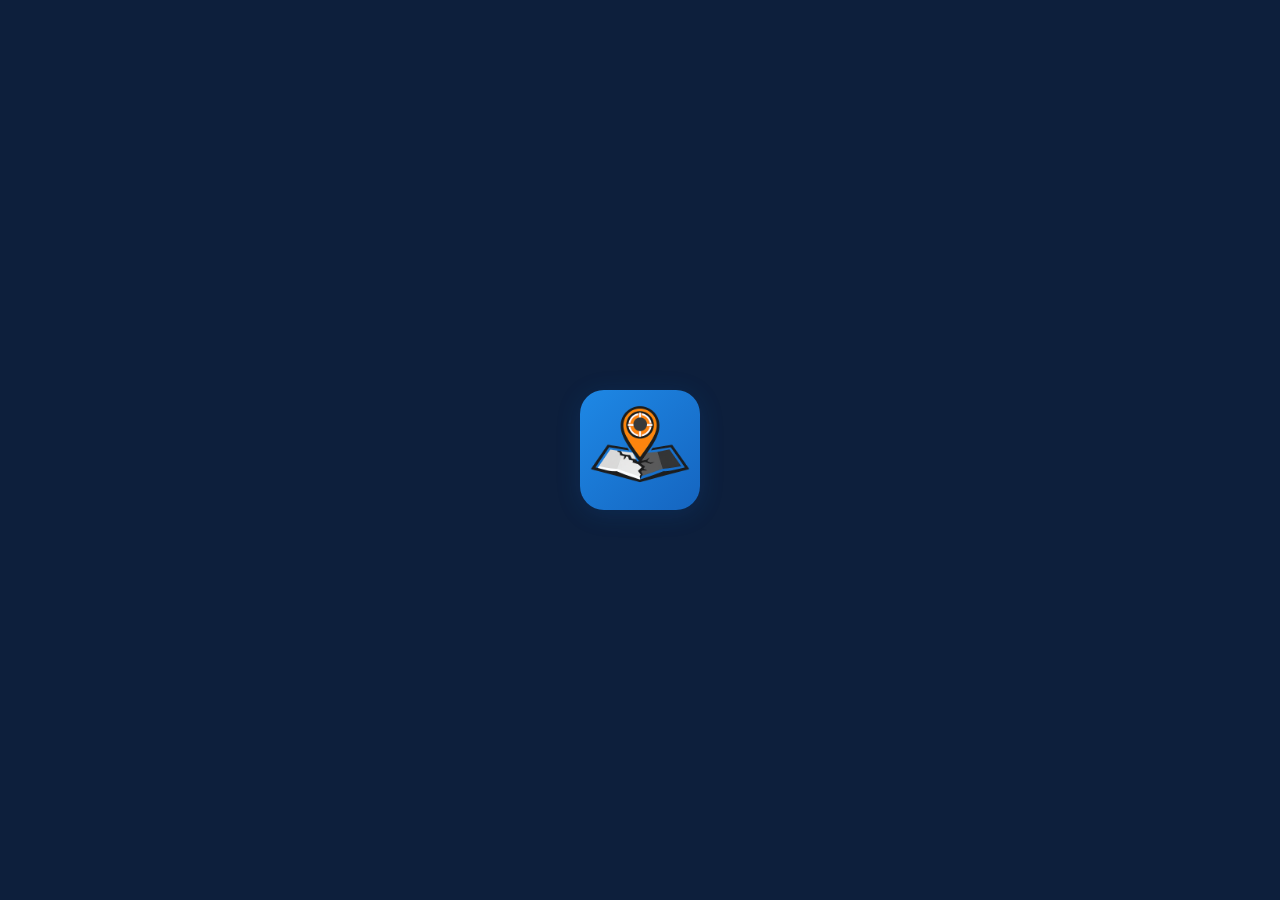
<file: mobile/index.html>
<!DOCTYPE html>
<html lang="id">
<head>
  <meta charset="UTF-8" />
  <meta name="viewport" content="width=device-width, initial-scale=1.0"/>
  <title>PetaDigi Mobile</title>
  <link rel="manifest" href="manifest.json">
  <link rel="stylesheet" href="src/css/style.css">
  <link rel="stylesheet" href="src/css/home.css">
  <link rel="stylesheet" href="src/css/profil.css">
  <meta name="theme-color" content="#0d1f3c">
</head>
<body>
  <div id="app"></div>
  <script src="src/js/app.js" type="module"></script>
</body>
</html>
</file>
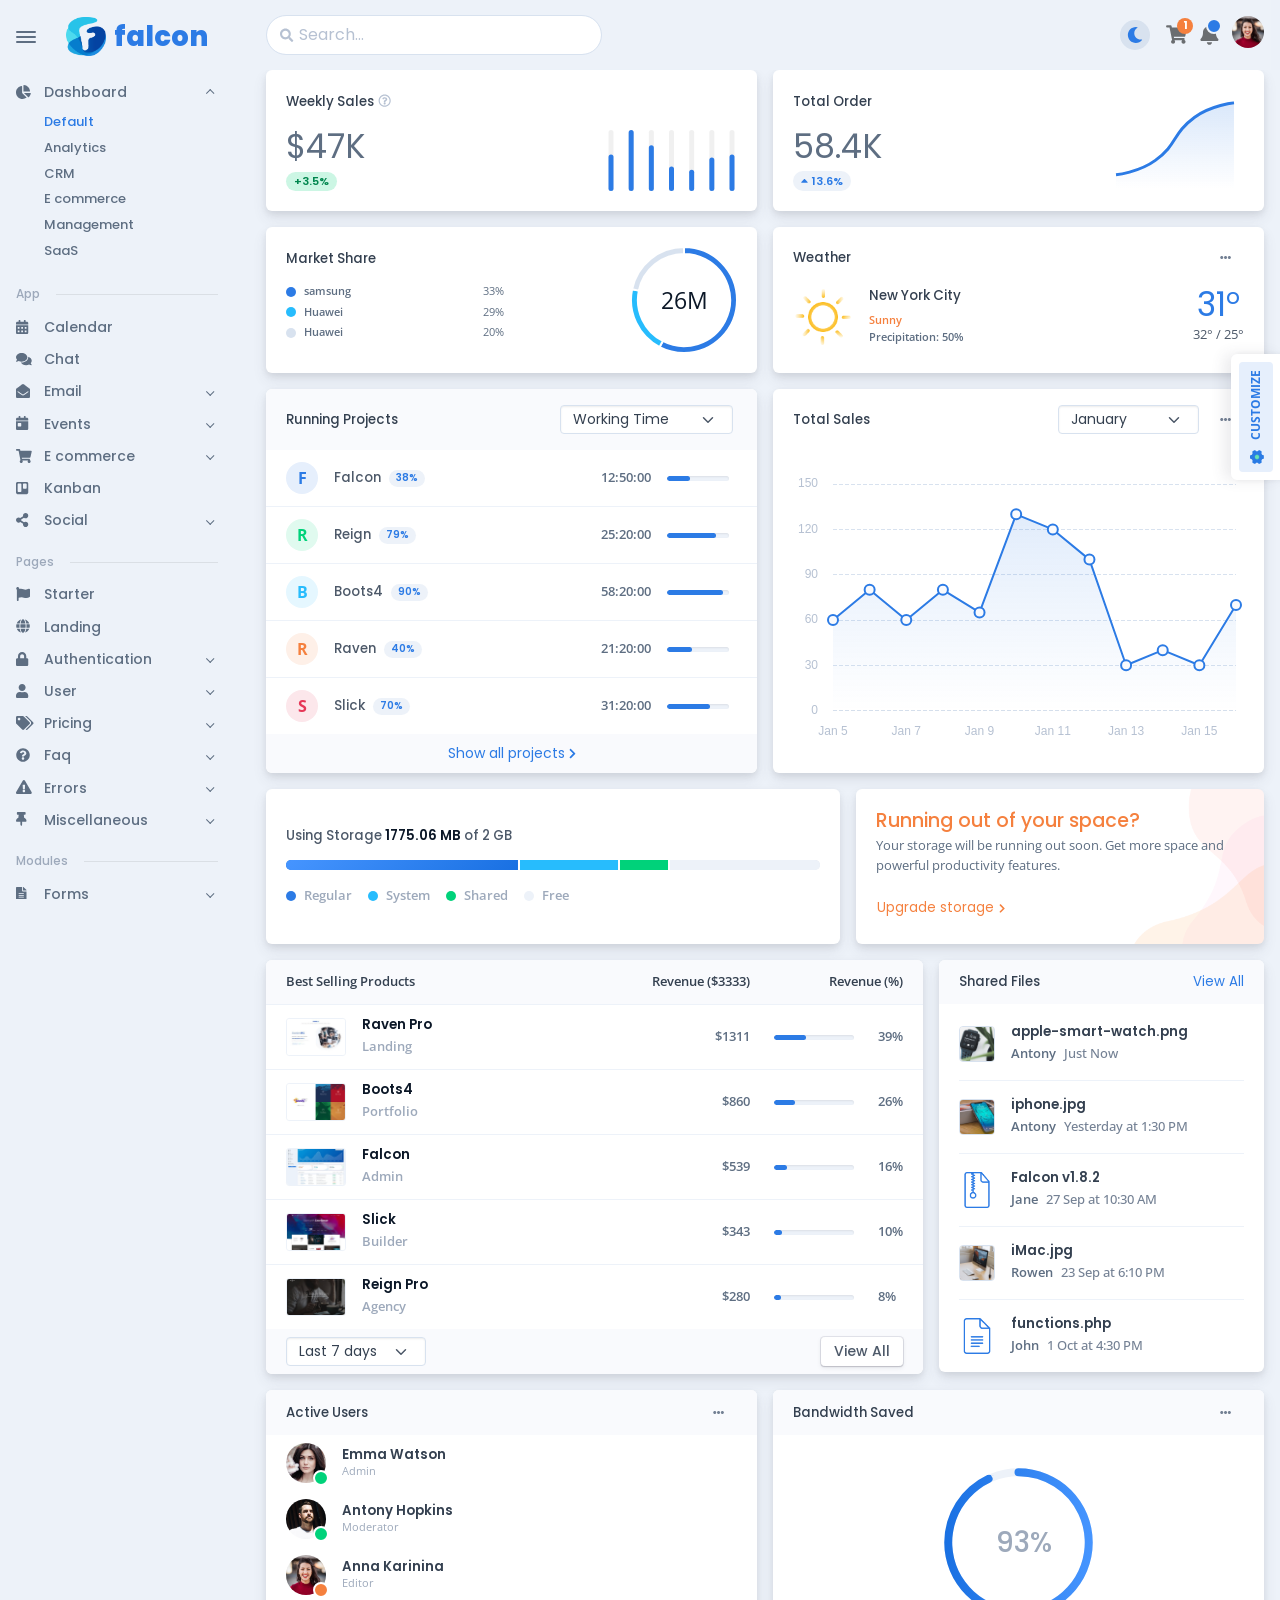
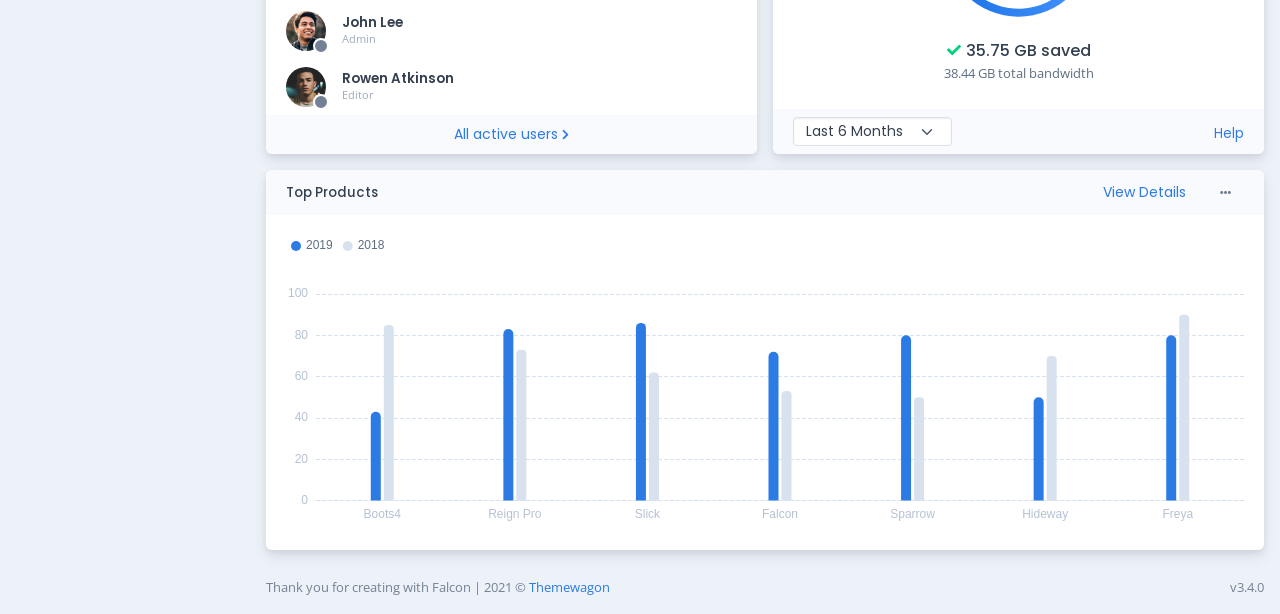
<file: index2.html>
<!DOCTYPE html>
<html lang="en-US" dir="ltr">

  <head>
    <meta charset="utf-8">
    <meta http-equiv="X-UA-Compatible" content="IE=edge">
    <meta name="viewport" content="width=device-width, initial-scale=1">


    <!-- ===============================================-->
    <!--    Document Title-->
    <!-- ===============================================-->
    <title>Falcon | Dashboard &amp; Web App Template</title>


    <!-- ===============================================-->
    <!--    Favicons-->
    <!-- ===============================================-->
    <link rel="apple-touch-icon" sizes="180x180" href="assets/img/favicons/apple-touch-icon.png">
    <link rel="icon" type="image/png" sizes="32x32" href="assets/img/favicons/favicon-32x32.png">
    <link rel="icon" type="image/png" sizes="16x16" href="assets/img/favicons/favicon-16x16.png">
    <link rel="shortcut icon" type="image/x-icon" href="assets/img/favicons/favicon.ico">
    <link rel="manifest" href="assets/img/favicons/manifest.json">
    <meta name="msapplication-TileImage" content="assets/img/favicons/mstile-150x150.png">
    <meta name="theme-color" content="#ffffff">
    <script src="assets/js/config.js"></script>
    <script src="vendors/overlayscrollbars/OverlayScrollbars.min.js"></script>


    <!-- ===============================================-->
    <!--    Stylesheets-->
    <!-- ===============================================-->
    <link rel="preconnect" href="https://fonts.gstatic.com">
    <link href="https://fonts.googleapis.com/css?family=Open+Sans:300,400,500,600,700%7cPoppins:300,400,500,600,700,800,900&amp;display=swap" rel="stylesheet">
    <link href="vendors/overlayscrollbars/OverlayScrollbars.min.css" rel="stylesheet">
    <link href="assets/css/theme-rtl.min.css" rel="stylesheet" id="style-rtl">
    <link href="assets/css/theme.min.css" rel="stylesheet" id="style-default">
    <link href="assets/css/user-rtl.min.css" rel="stylesheet" id="user-style-rtl">
    <link href="assets/css/user.min.css" rel="stylesheet" id="user-style-default">
    <script>
      var isRTL = JSON.parse(localStorage.getItem('isRTL'));
      if (isRTL) {
        var linkDefault = document.getElementById('style-default');
        var userLinkDefault = document.getElementById('user-style-default');
        linkDefault.setAttribute('disabled', true);
        userLinkDefault.setAttribute('disabled', true);
        document.querySelector('html').setAttribute('dir', 'rtl');
      } else {
        var linkRTL = document.getElementById('style-rtl');
        var userLinkRTL = document.getElementById('user-style-rtl');
        linkRTL.setAttribute('disabled', true);
        userLinkRTL.setAttribute('disabled', true);
      }
    </script>
  </head>


  <body>

    <!-- ===============================================-->
    <!--    Main Content-->
    <!-- ===============================================-->
    <main class="main" id="top">
      <div class="container" data-layout="container">
        <script>
          var isFluid = JSON.parse(localStorage.getItem('isFluid'));
          if (isFluid) {
            var container = document.querySelector('[data-layout]');
            container.classList.remove('container');
            container.classList.add('container-fluid');
          }
        </script>
        <nav class="navbar navbar-light navbar-vertical navbar-expand-xl">
          <script>
            var navbarStyle = localStorage.getItem("navbarStyle");
            if (navbarStyle && navbarStyle !== 'transparent') {
              document.querySelector('.navbar-vertical').classList.add(`navbar-${navbarStyle}`);
            }
          </script>
          <div class="d-flex align-items-center">
            <div class="toggle-icon-wrapper">

              <button class="btn navbar-toggler-humburger-icon navbar-vertical-toggle" data-bs-toggle="tooltip" data-bs-placement="left" title="Toggle Navigation"><span class="navbar-toggle-icon"><span class="toggle-line"></span></span></button>

            </div><a class="navbar-brand" href="index.html">
              <div class="d-flex align-items-center py-3"><img class="me-2" src="assets/img/icons/spot-illustrations/falcon.png" alt="" width="40" /><span class="font-sans-serif">falcon</span>
              </div>
            </a>
          </div>
          <div class="collapse navbar-collapse" id="navbarVerticalCollapse">
            <div class="navbar-vertical-content scrollbar">
              <ul class="navbar-nav flex-column mb-3" id="navbarVerticalNav">
                <li class="nav-item">
                  <!-- parent pages--><a class="nav-link dropdown-indicator" href="#dashboard" role="button" data-bs-toggle="collapse" aria-expanded="true" aria-controls="dashboard">
                    <div class="d-flex align-items-center"><span class="nav-link-icon"><span class="fas fa-chart-pie"></span></span><span class="nav-link-text ps-1">Dashboard</span>
                    </div>
                  </a>
                  <ul class="nav collapse show" id="dashboard">
                    <li class="nav-item"><a class="nav-link active" href="index.html" aria-expanded="false">
                        <div class="d-flex align-items-center"><span class="nav-link-text ps-1">Default</span>
                        </div>
                      </a>
                      <!-- more inner pages-->
                    </li>
                    <li class="nav-item"><a class="nav-link" href="dashboard/analytics.html" aria-expanded="false">
                        <div class="d-flex align-items-center"><span class="nav-link-text ps-1">Analytics</span>
                        </div>
                      </a>
                      <!-- more inner pages-->
                    </li>
                    <li class="nav-item"><a class="nav-link" href="dashboard/crm.html" aria-expanded="false">
                        <div class="d-flex align-items-center"><span class="nav-link-text ps-1">CRM</span>
                        </div>
                      </a>
                      <!-- more inner pages-->
                    </li>
                    <li class="nav-item"><a class="nav-link" href="dashboard/e-commerce.html" aria-expanded="false">
                        <div class="d-flex align-items-center"><span class="nav-link-text ps-1">E commerce</span>
                        </div>
                      </a>
                      <!-- more inner pages-->
                    </li>
                    <li class="nav-item"><a class="nav-link" href="dashboard/project-management.html" aria-expanded="false">
                        <div class="d-flex align-items-center"><span class="nav-link-text ps-1">Management</span>
                        </div>
                      </a>
                      <!-- more inner pages-->
                    </li>
                    <li class="nav-item"><a class="nav-link" href="dashboard/saas.html" aria-expanded="false">
                        <div class="d-flex align-items-center"><span class="nav-link-text ps-1">SaaS</span>
                        </div>
                      </a>
                      <!-- more inner pages-->
                    </li>
                  </ul>
                </li>
                <li class="nav-item">
                  <!-- label-->
                  <div class="row navbar-vertical-label-wrapper mt-3 mb-2">
                    <div class="col-auto navbar-vertical-label">App
                    </div>
                    <div class="col ps-0">
                      <hr class="mb-0 navbar-vertical-divider" />
                    </div>
                  </div>
                  <!-- parent pages--><a class="nav-link" href="app/calendar.html" role="button" aria-expanded="false">
                    <div class="d-flex align-items-center"><span class="nav-link-icon"><span class="fas fa-calendar-alt"></span></span><span class="nav-link-text ps-1">Calendar</span>
                    </div>
                  </a>
                  <!-- parent pages--><a class="nav-link" href="app/chat.html" role="button" aria-expanded="false">
                    <div class="d-flex align-items-center"><span class="nav-link-icon"><span class="fas fa-comments"></span></span><span class="nav-link-text ps-1">Chat</span>
                    </div>
                  </a>
                  <!-- parent pages--><a class="nav-link dropdown-indicator" href="#email" role="button" data-bs-toggle="collapse" aria-expanded="false" aria-controls="email">
                    <div class="d-flex align-items-center"><span class="nav-link-icon"><span class="fas fa-envelope-open"></span></span><span class="nav-link-text ps-1">Email</span>
                    </div>
                  </a>
                  <ul class="nav collapse false" id="email">
                    <li class="nav-item"><a class="nav-link" href="app/email/inbox.html" aria-expanded="false">
                        <div class="d-flex align-items-center"><span class="nav-link-text ps-1">Inbox</span>
                        </div>
                      </a>
                      <!-- more inner pages-->
                    </li>
                    <li class="nav-item"><a class="nav-link" href="app/email/email-detail.html" aria-expanded="false">
                        <div class="d-flex align-items-center"><span class="nav-link-text ps-1">Email detail</span>
                        </div>
                      </a>
                      <!-- more inner pages-->
                    </li>
                    <li class="nav-item"><a class="nav-link" href="app/email/compose.html" aria-expanded="false">
                        <div class="d-flex align-items-center"><span class="nav-link-text ps-1">Compose</span>
                        </div>
                      </a>
                      <!-- more inner pages-->
                    </li>
                  </ul>
                  <!-- parent pages--><a class="nav-link dropdown-indicator" href="#events" role="button" data-bs-toggle="collapse" aria-expanded="false" aria-controls="events">
                    <div class="d-flex align-items-center"><span class="nav-link-icon"><span class="fas fa-calendar-day"></span></span><span class="nav-link-text ps-1">Events</span>
                    </div>
                  </a>
                  <ul class="nav collapse false" id="events">
                    <li class="nav-item"><a class="nav-link" href="app/events/create-an-event.html" aria-expanded="false">
                        <div class="d-flex align-items-center"><span class="nav-link-text ps-1">Create an event</span>
                        </div>
                      </a>
                      <!-- more inner pages-->
                    </li>
                    <li class="nav-item"><a class="nav-link" href="app/events/event-detail.html" aria-expanded="false">
                        <div class="d-flex align-items-center"><span class="nav-link-text ps-1">Event detail</span>
                        </div>
                      </a>
                      <!-- more inner pages-->
                    </li>
                    <li class="nav-item"><a class="nav-link" href="app/events/event-list.html" aria-expanded="false">
                        <div class="d-flex align-items-center"><span class="nav-link-text ps-1">Event list</span>
                        </div>
                      </a>
                      <!-- more inner pages-->
                    </li>
                  </ul>
                  <!-- parent pages--><a class="nav-link dropdown-indicator" href="#e-commerce" role="button" data-bs-toggle="collapse" aria-expanded="false" aria-controls="e-commerce">
                    <div class="d-flex align-items-center"><span class="nav-link-icon"><span class="fas fa-shopping-cart"></span></span><span class="nav-link-text ps-1">E commerce</span>
                    </div>
                  </a>
                  <ul class="nav collapse false" id="e-commerce">
                    <li class="nav-item"><a class="nav-link dropdown-indicator" href="#product" data-bs-toggle="collapse" aria-expanded="false" aria-controls="e-commerce">
                        <div class="d-flex align-items-center"><span class="nav-link-text ps-1">Product</span>
                        </div>
                      </a>
                      <!-- more inner pages-->
                      <ul class="nav collapse false" id="product">
                        <li class="nav-item"><a class="nav-link" href="app/e-commerce/product/product-list.html" aria-expanded="false">
                            <div class="d-flex align-items-center"><span class="nav-link-text ps-1">Product list</span>
                            </div>
                          </a>
                          <!-- more inner pages-->
                        </li>
                        <li class="nav-item"><a class="nav-link" href="app/e-commerce/product/product-grid.html" aria-expanded="false">
                            <div class="d-flex align-items-center"><span class="nav-link-text ps-1">Product grid</span>
                            </div>
                          </a>
                          <!-- more inner pages-->
                        </li>
                        <li class="nav-item"><a class="nav-link" href="app/e-commerce/product/product-details.html" aria-expanded="false">
                            <div class="d-flex align-items-center"><span class="nav-link-text ps-1">Product details</span>
                            </div>
                          </a>
                          <!-- more inner pages-->
                        </li>
                      </ul>
                    </li>
                    <li class="nav-item"><a class="nav-link dropdown-indicator" href="#orders" data-bs-toggle="collapse" aria-expanded="false" aria-controls="e-commerce">
                        <div class="d-flex align-items-center"><span class="nav-link-text ps-1">Orders</span>
                        </div>
                      </a>
                      <!-- more inner pages-->
                      <ul class="nav collapse false" id="orders">
                        <li class="nav-item"><a class="nav-link" href="app/e-commerce/orders/order-list.html" aria-expanded="false">
                            <div class="d-flex align-items-center"><span class="nav-link-text ps-1">Order list</span>
                            </div>
                          </a>
                          <!-- more inner pages-->
                        </li>
                        <li class="nav-item"><a class="nav-link" href="app/e-commerce/orders/order-details.html" aria-expanded="false">
                            <div class="d-flex align-items-center"><span class="nav-link-text ps-1">Order details</span>
                            </div>
                          </a>
                          <!-- more inner pages-->
                        </li>
                      </ul>
                    </li>
                    <li class="nav-item"><a class="nav-link" href="app/e-commerce/customers.html" aria-expanded="false">
                        <div class="d-flex align-items-center"><span class="nav-link-text ps-1">Customers</span>
                        </div>
                      </a>
                      <!-- more inner pages-->
                    </li>
                    <li class="nav-item"><a class="nav-link" href="app/e-commerce/customer-details.html" aria-expanded="false">
                        <div class="d-flex align-items-center"><span class="nav-link-text ps-1">Customer details</span>
                        </div>
                      </a>
                      <!-- more inner pages-->
                    </li>
                    <li class="nav-item"><a class="nav-link" href="app/e-commerce/shopping-cart.html" aria-expanded="false">
                        <div class="d-flex align-items-center"><span class="nav-link-text ps-1">Shopping cart</span>
                        </div>
                      </a>
                      <!-- more inner pages-->
                    </li>
                    <li class="nav-item"><a class="nav-link" href="app/e-commerce/checkout.html" aria-expanded="false">
                        <div class="d-flex align-items-center"><span class="nav-link-text ps-1">Checkout</span>
                        </div>
                      </a>
                      <!-- more inner pages-->
                    </li>
                    <li class="nav-item"><a class="nav-link" href="app/e-commerce/billing.html" aria-expanded="false">
                        <div class="d-flex align-items-center"><span class="nav-link-text ps-1">Billing</span>
                        </div>
                      </a>
                      <!-- more inner pages-->
                    </li>
                    <li class="nav-item"><a class="nav-link" href="app/e-commerce/invoice.html" aria-expanded="false">
                        <div class="d-flex align-items-center"><span class="nav-link-text ps-1">Invoice</span>
                        </div>
                      </a>
                      <!-- more inner pages-->
                    </li>
                  </ul>
                  <!-- parent pages--><a class="nav-link" href="app/kanban.html" role="button" aria-expanded="false">
                    <div class="d-flex align-items-center"><span class="nav-link-icon"><span class="fab fa-trello"></span></span><span class="nav-link-text ps-1">Kanban</span>
                    </div>
                  </a>
                  <!-- parent pages--><a class="nav-link dropdown-indicator" href="#social" role="button" data-bs-toggle="collapse" aria-expanded="false" aria-controls="social">
                    <div class="d-flex align-items-center"><span class="nav-link-icon"><span class="fas fa-share-alt"></span></span><span class="nav-link-text ps-1">Social</span>
                    </div>
                  </a>
                  <ul class="nav collapse false" id="social">
                    <li class="nav-item"><a class="nav-link" href="app/social/feed.html" aria-expanded="false">
                        <div class="d-flex align-items-center"><span class="nav-link-text ps-1">Feed</span>
                        </div>
                      </a>
                      <!-- more inner pages-->
                    </li>
                    <li class="nav-item"><a class="nav-link" href="app/social/activity-log.html" aria-expanded="false">
                        <div class="d-flex align-items-center"><span class="nav-link-text ps-1">Activity log</span>
                        </div>
                      </a>
                      <!-- more inner pages-->
                    </li>
                    <li class="nav-item"><a class="nav-link" href="app/social/notifications.html" aria-expanded="false">
                        <div class="d-flex align-items-center"><span class="nav-link-text ps-1">Notifications</span>
                        </div>
                      </a>
                      <!-- more inner pages-->
                    </li>
                    <li class="nav-item"><a class="nav-link" href="app/social/followers.html" aria-expanded="false">
                        <div class="d-flex align-items-center"><span class="nav-link-text ps-1">Followers</span>
                        </div>
                      </a>
                      <!-- more inner pages-->
                    </li>
                  </ul>
                </li>
                <li class="nav-item">
                  <!-- label-->
                  <div class="row navbar-vertical-label-wrapper mt-3 mb-2">
                    <div class="col-auto navbar-vertical-label">Pages
                    </div>
                    <div class="col ps-0">
                      <hr class="mb-0 navbar-vertical-divider" />
                    </div>
                  </div>
                  <!-- parent pages--><a class="nav-link" href="pages/starter.html" role="button" aria-expanded="false">
                    <div class="d-flex align-items-center"><span class="nav-link-icon"><span class="fas fa-flag"></span></span><span class="nav-link-text ps-1">Starter</span>
                    </div>
                  </a>
                  <!-- parent pages--><a class="nav-link" href="pages/landing.html" role="button" aria-expanded="false">
                    <div class="d-flex align-items-center"><span class="nav-link-icon"><span class="fas fa-globe"></span></span><span class="nav-link-text ps-1">Landing</span>
                    </div>
                  </a>
                  <!-- parent pages--><a class="nav-link dropdown-indicator" href="#authentication" role="button" data-bs-toggle="collapse" aria-expanded="false" aria-controls="authentication">
                    <div class="d-flex align-items-center"><span class="nav-link-icon"><span class="fas fa-lock"></span></span><span class="nav-link-text ps-1">Authentication</span>
                    </div>
                  </a>
                  <ul class="nav collapse false" id="authentication">
                    <li class="nav-item"><a class="nav-link dropdown-indicator" href="#simple" data-bs-toggle="collapse" aria-expanded="false" aria-controls="authentication">
                        <div class="d-flex align-items-center"><span class="nav-link-text ps-1">Simple</span>
                        </div>
                      </a>
                      <!-- more inner pages-->
                      <ul class="nav collapse false" id="simple">
                        <li class="nav-item"><a class="nav-link" href="pages/authentication/simple/login.html" aria-expanded="false">
                            <div class="d-flex align-items-center"><span class="nav-link-text ps-1">Login</span>
                            </div>
                          </a>
                          <!-- more inner pages-->
                        </li>
                        <li class="nav-item"><a class="nav-link" href="pages/authentication/simple/logout.html" aria-expanded="false">
                            <div class="d-flex align-items-center"><span class="nav-link-text ps-1">Logout</span>
                            </div>
                          </a>
                          <!-- more inner pages-->
                        </li>
                        <li class="nav-item"><a class="nav-link" href="pages/authentication/simple/register.html" aria-expanded="false">
                            <div class="d-flex align-items-center"><span class="nav-link-text ps-1">Register</span>
                            </div>
                          </a>
                          <!-- more inner pages-->
                        </li>
                        <li class="nav-item"><a class="nav-link" href="pages/authentication/simple/forgot-password.html" aria-expanded="false">
                            <div class="d-flex align-items-center"><span class="nav-link-text ps-1">Forgot password</span>
                            </div>
                          </a>
                          <!-- more inner pages-->
                        </li>
                        <li class="nav-item"><a class="nav-link" href="pages/authentication/simple/confirm-mail.html" aria-expanded="false">
                            <div class="d-flex align-items-center"><span class="nav-link-text ps-1">Confirm mail</span>
                            </div>
                          </a>
                          <!-- more inner pages-->
                        </li>
                        <li class="nav-item"><a class="nav-link" href="pages/authentication/simple/reset-password.html" aria-expanded="false">
                            <div class="d-flex align-items-center"><span class="nav-link-text ps-1">Reset password</span>
                            </div>
                          </a>
                          <!-- more inner pages-->
                        </li>
                        <li class="nav-item"><a class="nav-link" href="pages/authentication/simple/lock-screen.html" aria-expanded="false">
                            <div class="d-flex align-items-center"><span class="nav-link-text ps-1">Lock screen</span>
                            </div>
                          </a>
                          <!-- more inner pages-->
                        </li>
                      </ul>
                    </li>
                    <li class="nav-item"><a class="nav-link dropdown-indicator" href="#card" data-bs-toggle="collapse" aria-expanded="false" aria-controls="authentication">
                        <div class="d-flex align-items-center"><span class="nav-link-text ps-1">Card</span>
                        </div>
                      </a>
                      <!-- more inner pages-->
                      <ul class="nav collapse false" id="card">
                        <li class="nav-item"><a class="nav-link" href="pages/authentication/card/login.html" aria-expanded="false">
                            <div class="d-flex align-items-center"><span class="nav-link-text ps-1">Login</span>
                            </div>
                          </a>
                          <!-- more inner pages-->
                        </li>
                        <li class="nav-item"><a class="nav-link" href="pages/authentication/card/logout.html" aria-expanded="false">
                            <div class="d-flex align-items-center"><span class="nav-link-text ps-1">Logout</span>
                            </div>
                          </a>
                          <!-- more inner pages-->
                        </li>
                        <li class="nav-item"><a class="nav-link" href="pages/authentication/card/register.html" aria-expanded="false">
                            <div class="d-flex align-items-center"><span class="nav-link-text ps-1">Register</span>
                            </div>
                          </a>
                          <!-- more inner pages-->
                        </li>
                        <li class="nav-item"><a class="nav-link" href="pages/authentication/card/forgot-password.html" aria-expanded="false">
                            <div class="d-flex align-items-center"><span class="nav-link-text ps-1">Forgot password</span>
                            </div>
                          </a>
                          <!-- more inner pages-->
                        </li>
                        <li class="nav-item"><a class="nav-link" href="pages/authentication/card/confirm-mail.html" aria-expanded="false">
                            <div class="d-flex align-items-center"><span class="nav-link-text ps-1">Confirm mail</span>
                            </div>
                          </a>
                          <!-- more inner pages-->
                        </li>
                        <li class="nav-item"><a class="nav-link" href="pages/authentication/card/reset-password.html" aria-expanded="false">
                            <div class="d-flex align-items-center"><span class="nav-link-text ps-1">Reset password</span>
                            </div>
                          </a>
                          <!-- more inner pages-->
                        </li>
                        <li class="nav-item"><a class="nav-link" href="pages/authentication/card/lock-screen.html" aria-expanded="false">
                            <div class="d-flex align-items-center"><span class="nav-link-text ps-1">Lock screen</span>
                            </div>
                          </a>
                          <!-- more inner pages-->
                        </li>
                      </ul>
                    </li>
                    <li class="nav-item"><a class="nav-link dropdown-indicator" href="#split" data-bs-toggle="collapse" aria-expanded="false" aria-controls="authentication">
                        <div class="d-flex align-items-center"><span class="nav-link-text ps-1">Split</span>
                        </div>
                      </a>
                      <!-- more inner pages-->
                      <ul class="nav collapse false" id="split">
                        <li class="nav-item"><a class="nav-link" href="pages/authentication/split/login.html" aria-expanded="false">
                            <div class="d-flex align-items-center"><span class="nav-link-text ps-1">Login</span>
                            </div>
                          </a>
                          <!-- more inner pages-->
                        </li>
                        <li class="nav-item"><a class="nav-link" href="pages/authentication/split/logout.html" aria-expanded="false">
                            <div class="d-flex align-items-center"><span class="nav-link-text ps-1">Logout</span>
                            </div>
                          </a>
                          <!-- more inner pages-->
                        </li>
                        <li class="nav-item"><a class="nav-link" href="pages/authentication/split/register.html" aria-expanded="false">
                            <div class="d-flex align-items-center"><span class="nav-link-text ps-1">Register</span>
                            </div>
                          </a>
                          <!-- more inner pages-->
                        </li>
                        <li class="nav-item"><a class="nav-link" href="pages/authentication/split/forgot-password.html" aria-expanded="false">
                            <div class="d-flex align-items-center"><span class="nav-link-text ps-1">Forgot password</span>
                            </div>
                          </a>
                          <!-- more inner pages-->
                        </li>
                        <li class="nav-item"><a class="nav-link" href="pages/authentication/split/confirm-mail.html" aria-expanded="false">
                            <div class="d-flex align-items-center"><span class="nav-link-text ps-1">Confirm mail</span>
                            </div>
                          </a>
                          <!-- more inner pages-->
                        </li>
                        <li class="nav-item"><a class="nav-link" href="pages/authentication/split/reset-password.html" aria-expanded="false">
                            <div class="d-flex align-items-center"><span class="nav-link-text ps-1">Reset password</span>
                            </div>
                          </a>
                          <!-- more inner pages-->
                        </li>
                        <li class="nav-item"><a class="nav-link" href="pages/authentication/split/lock-screen.html" aria-expanded="false">
                            <div class="d-flex align-items-center"><span class="nav-link-text ps-1">Lock screen</span>
                            </div>
                          </a>
                          <!-- more inner pages-->
                        </li>
                      </ul>
                    </li>
                    <li class="nav-item"><a class="nav-link" href="pages/authentication/wizard.html" aria-expanded="false">
                        <div class="d-flex align-items-center"><span class="nav-link-text ps-1">Wizard</span>
                        </div>
                      </a>
                      <!-- more inner pages-->
                    </li>
                    <li class="nav-item"><a class="nav-link" href="#authentication-modal" data-bs-toggle="modal" aria-expanded="false">
                        <div class="d-flex align-items-center"><span class="nav-link-text ps-1">Modal</span>
                        </div>
                      </a>
                      <!-- more inner pages-->
                    </li>
                  </ul>
                  <!-- parent pages--><a class="nav-link dropdown-indicator" href="#user" role="button" data-bs-toggle="collapse" aria-expanded="false" aria-controls="user">
                    <div class="d-flex align-items-center"><span class="nav-link-icon"><span class="fas fa-user"></span></span><span class="nav-link-text ps-1">User</span>
                    </div>
                  </a>
                  <ul class="nav collapse false" id="user">
                    <li class="nav-item"><a class="nav-link" href="pages/user/profile.html" aria-expanded="false">
                        <div class="d-flex align-items-center"><span class="nav-link-text ps-1">Profile</span>
                        </div>
                      </a>
                      <!-- more inner pages-->
                    </li>
                    <li class="nav-item"><a class="nav-link" href="pages/user/settings.html" aria-expanded="false">
                        <div class="d-flex align-items-center"><span class="nav-link-text ps-1">Settings</span>
                        </div>
                      </a>
                      <!-- more inner pages-->
                    </li>
                  </ul>
                  <!-- parent pages--><a class="nav-link dropdown-indicator" href="#pricing" role="button" data-bs-toggle="collapse" aria-expanded="false" aria-controls="pricing">
                    <div class="d-flex align-items-center"><span class="nav-link-icon"><span class="fas fa-tags"></span></span><span class="nav-link-text ps-1">Pricing</span>
                    </div>
                  </a>
                  <ul class="nav collapse false" id="pricing">
                    <li class="nav-item"><a class="nav-link" href="pages/pricing/pricing-default.html" aria-expanded="false">
                        <div class="d-flex align-items-center"><span class="nav-link-text ps-1">Pricing default</span>
                        </div>
                      </a>
                      <!-- more inner pages-->
                    </li>
                    <li class="nav-item"><a class="nav-link" href="pages/pricing/pricing-alt.html" aria-expanded="false">
                        <div class="d-flex align-items-center"><span class="nav-link-text ps-1">Pricing alt</span>
                        </div>
                      </a>
                      <!-- more inner pages-->
                    </li>
                  </ul>
                  <!-- parent pages--><a class="nav-link dropdown-indicator" href="#faq" role="button" data-bs-toggle="collapse" aria-expanded="false" aria-controls="faq">
                    <div class="d-flex align-items-center"><span class="nav-link-icon"><span class="fas fa-question-circle"></span></span><span class="nav-link-text ps-1">Faq</span>
                    </div>
                  </a>
                  <ul class="nav collapse false" id="faq">
                    <li class="nav-item"><a class="nav-link" href="pages/faq/faq-basic.html" aria-expanded="false">
                        <div class="d-flex align-items-center"><span class="nav-link-text ps-1">Faq basic</span>
                        </div>
                      </a>
                      <!-- more inner pages-->
                    </li>
                    <li class="nav-item"><a class="nav-link" href="pages/faq/faq-alt.html" aria-expanded="false">
                        <div class="d-flex align-items-center"><span class="nav-link-text ps-1">Faq alt</span>
                        </div>
                      </a>
                      <!-- more inner pages-->
                    </li>
                    <li class="nav-item"><a class="nav-link" href="pages/faq/faq-accordion.html" aria-expanded="false">
                        <div class="d-flex align-items-center"><span class="nav-link-text ps-1">Faq accordion</span>
                        </div>
                      </a>
                      <!-- more inner pages-->
                    </li>
                  </ul>
                  <!-- parent pages--><a class="nav-link dropdown-indicator" href="#errors" role="button" data-bs-toggle="collapse" aria-expanded="false" aria-controls="errors">
                    <div class="d-flex align-items-center"><span class="nav-link-icon"><span class="fas fa-exclamation-triangle"></span></span><span class="nav-link-text ps-1">Errors</span>
                    </div>
                  </a>
                  <ul class="nav collapse false" id="errors">
                    <li class="nav-item"><a class="nav-link" href="pages/errors/404.html" aria-expanded="false">
                        <div class="d-flex align-items-center"><span class="nav-link-text ps-1">404</span>
                        </div>
                      </a>
                      <!-- more inner pages-->
                    </li>
                    <li class="nav-item"><a class="nav-link" href="pages/errors/500.html" aria-expanded="false">
                        <div class="d-flex align-items-center"><span class="nav-link-text ps-1">500</span>
                        </div>
                      </a>
                      <!-- more inner pages-->
                    </li>
                  </ul>
                  <!-- parent pages--><a class="nav-link dropdown-indicator" href="#miscellaneous" role="button" data-bs-toggle="collapse" aria-expanded="false" aria-controls="miscellaneous">
                    <div class="d-flex align-items-center"><span class="nav-link-icon"><span class="fas fa-thumbtack"></span></span><span class="nav-link-text ps-1">Miscellaneous</span>
                    </div>
                  </a>
                  <ul class="nav collapse false" id="miscellaneous">
                    <li class="nav-item"><a class="nav-link" href="pages/miscellaneous/associations.html" aria-expanded="false">
                        <div class="d-flex align-items-center"><span class="nav-link-text ps-1">Associations</span>
                        </div>
                      </a>
                      <!-- more inner pages-->
                    </li>
                    <li class="nav-item"><a class="nav-link" href="pages/miscellaneous/invite-people.html" aria-expanded="false">
                        <div class="d-flex align-items-center"><span class="nav-link-text ps-1">Invite people</span>
                        </div>
                      </a>
                      <!-- more inner pages-->
                    </li>
                    <li class="nav-item"><a class="nav-link" href="pages/miscellaneous/privacy-policy.html" aria-expanded="false">
                        <div class="d-flex align-items-center"><span class="nav-link-text ps-1">Privacy policy</span>
                        </div>
                      </a>
                      <!-- more inner pages-->
                    </li>
                  </ul>
                </li>
                <li class="nav-item">
                  <!-- label-->
                  <div class="row navbar-vertical-label-wrapper mt-3 mb-2">
                    <div class="col-auto navbar-vertical-label">Modules
                    </div>
                    <div class="col ps-0">
                      <hr class="mb-0 navbar-vertical-divider" />
                    </div>
                  </div>
                  <!-- parent pages--><a class="nav-link dropdown-indicator" href="#forms" role="button" data-bs-toggle="collapse" aria-expanded="false" aria-controls="forms">
                    <div class="d-flex align-items-center"><span class="nav-link-icon"><span class="fas fa-file-alt"></span></span><span class="nav-link-text ps-1">Forms</span>
                    </div>
                  </a>
                  <ul class="nav collapse false" id="forms">
                    <li class="nav-item"><a class="nav-link dropdown-indicator" href="#basic" data-bs-toggle="collapse" aria-expanded="false" aria-controls="forms">
                        <div class="d-flex align-items-center"><span class="nav-link-text ps-1">Basic</span>
                        </div>
                      </a>
                      <!-- more inner pages-->
                      <ul class="nav collapse false" id="basic">
                        <li class="nav-item"><a class="nav-link" href="modules/forms/basic/form-control.html" aria-expanded="false">
                            <div class="d-flex align-items-center"><span class="nav-link-text ps-1">Form control</span>
                            </div>
                          </a>
                          <!-- more inner pages-->
                        </li>
                        <li class="nav-item"><a class="nav-link" href="modules/forms/basic/input-group.html" aria-expanded="false">
                            <div class="d-flex align-items-center"><span class="nav-link-text ps-1">Input group</span>
                            </div>
                          </a>
                          <!-- more inner pages-->
                        </li>
                        <li class="nav-item"><a class="nav-link" href="modules/forms/basic/select.html" aria-expanded="false">
                            <div class="d-flex align-items-center"><span class="nav-link-text ps-1">Select</span>
                            </div>
                          </a>
                          <!-- more inner pages-->
                        </li>
                        <li class="nav-item"><a class="nav-link" href="modules/forms/basic/checks.html" aria-expanded="false">
                            <div class="d-flex align-items-center"><span class="nav-link-text ps-1">Checks</span>
                            </div>
                          </a>
                          <!-- more inner pages-->
                        </li>
                        <li class="nav-item"><a class="nav-link" href="modules/forms/basic/range.html" aria-expanded="false">
                            <div class="d-flex align-items-center"><span class="nav-link-text ps-1">Range</span>
                            </div>
                          </a>
                          <!-- more inner pages-->
                        </li>
                        <li class="nav-item"><a class="nav-link" href="modules/forms/basic/layout.html" aria-expanded="false">
                            <div class="d-flex align-items-center"><span class="nav-link-text ps-1">Layout</span>
                            </div>
                          </a>
                          <!-- more inner pages-->
                        </li>
                      </ul>
                    </li>
                    <li class="nav-item"><a class="nav-link dropdown-indicator" href="#advance" data-bs-toggle="collapse" aria-expanded="false" aria-controls="forms">
                        <div class="d-flex align-items-center"><span class="nav-link-text ps-1">Advance</span>
                        </div>
                      </a>
                      <!-- more inner pages-->
                      <ul class="nav collapse false" id="advance">
                        <li class="nav-item"><a class="nav-link" href="modules/forms/advance/advance-select.html" aria-expanded="false">
                            <div class="d-flex align-items-center"><span class="nav-link-text ps-1">Advance select</span>
                            </div>
                          </a>
                          <!-- more inner pages-->
                        </li>
                        <li class="nav-item"><a class="nav-link" href="modules/forms/advance/date-picker.html" aria-expanded="false">
                            <div class="d-flex align-items-center"><span class="nav-link-text ps-1">Date picker</span>
                            </div>
                          </a>
                          <!-- more inner pages-->
                        </li>
                        <li class="nav-item"><a class="nav-link" href="modules/forms/advance/editor.html" aria-expanded="false">
                            <div class="d-flex align-items-center"><span class="nav-link-text ps-1">Editor</span>
                            </div>
                          </a>
                          <!-- more inner pages-->
                        </li>
                        <li class="nav-item"><a class="nav-link" href="modules/forms/advance/emoji-button.html" aria-expanded="false">
                            <div class="d-flex align-items-center"><span class="nav-link-text ps-1">Emoji button</span>
                            </div>
                          </a>
                          <!-- more inner pages-->
                        </li>
                        <li class="nav-item"><a class="nav-link" href="modules/forms/advance/file-uploader.html" aria-expanded="false">
                            <div class="d-flex align-items-center"><span class="nav-link-text ps-1">File uploader</span>
                            </div>
                          </a>
                          <!-- more inner pages-->
                        </li>
                        <li class="nav-item"><a class="nav-link" href="modules/forms/advance/rating.html" aria-expanded="false">
                            <div class="d-flex align-items-center"><span class="nav-link-text ps-1">Rating</span>
                            </div>
                          </a>
                          <!-- more inner pages-->
                        </li>
                      </ul>
                    </li>
                    <li class="nav-item"><a class="nav-link" href="modules/forms/floating-labels.html" aria-expanded="false">
                        <div class="d-flex align-items-center"><span class="nav-link-text ps-1">Floating labels</span>
                        </div>
                      </a>
                      <!-- more inner pages-->
                    </li>
                    <li class="nav-item"><a class="nav-link" href="modules/forms/wizard.html" aria-expanded="false">
                        <div class="d-flex align-items-center"><span class="nav-link-text ps-1">Wizard</span>
                        </div>
                      </a>
                      <!-- more inner pages-->
                    </li>
                    <li class="nav-item"><a class="nav-link" href="modules/forms/validation.html" aria-expanded="false">
                        <div class="d-flex align-items-center"><span class="nav-link-text ps-1">Validation</span>
                        </div>
                      </a>
                      <!-- more inner pages-->
                    </li>
                  </ul>
                  <!-- parent pages--><a class="nav-link dropdown-indicator" href="#tables" role="button" data-bs-toggle="collapse" aria-expanded="false" aria-controls="tables">
                    <div class="d-flex align-items-center"><span class="nav-link-icon"><span class="fas fa-table"></span></span><span class="nav-link-text ps-1">Tables</span>
                    </div>
                  </a>
                  <ul class="nav collapse false" id="tables">
                    <li class="nav-item"><a class="nav-link" href="modules/tables/basic-tables.html" aria-expanded="false">
                        <div class="d-flex align-items-center"><span class="nav-link-text ps-1">Basic tables</span>
                        </div>
                      </a>
                      <!-- more inner pages-->
                    </li>
                    <li class="nav-item"><a class="nav-link" href="modules/tables/advance-tables.html" aria-expanded="false">
                        <div class="d-flex align-items-center"><span class="nav-link-text ps-1">Advance tables</span>
                        </div>
                      </a>
                      <!-- more inner pages-->
                    </li>
                    <li class="nav-item"><a class="nav-link" href="modules/tables/bulk-select.html" aria-expanded="false">
                        <div class="d-flex align-items-center"><span class="nav-link-text ps-1">Bulk select</span>
                        </div>
                      </a>
                      <!-- more inner pages-->
                    </li>
                  </ul>
                  <!-- parent pages--><a class="nav-link dropdown-indicator" href="#charts" role="button" data-bs-toggle="collapse" aria-expanded="false" aria-controls="charts">
                    <div class="d-flex align-items-center"><span class="nav-link-icon"><span class="fas fa-chart-line"></span></span><span class="nav-link-text ps-1">Charts</span>
                    </div>
                  </a>
                  <ul class="nav collapse false" id="charts">
                    <li class="nav-item"><a class="nav-link" href="modules/charts/chartjs.html" aria-expanded="false">
                        <div class="d-flex align-items-center"><span class="nav-link-text ps-1">Chartjs</span>
                        </div>
                      </a>
                      <!-- more inner pages-->
                    </li>
                    <li class="nav-item"><a class="nav-link dropdown-indicator" href="#eCharts" data-bs-toggle="collapse" aria-expanded="false" aria-controls="charts">
                        <div class="d-flex align-items-center"><span class="nav-link-text ps-1">ECharts</span>
                        </div>
                      </a>
                      <!-- more inner pages-->
                      <ul class="nav collapse false" id="eCharts">
                        <li class="nav-item"><a class="nav-link" href="modules/charts/echarts/line-charts.html" aria-expanded="false">
                            <div class="d-flex align-items-center"><span class="nav-link-text ps-1">Line charts</span>
                            </div>
                          </a>
                          <!-- more inner pages-->
                        </li>
                        <li class="nav-item"><a class="nav-link" href="modules/charts/echarts/bar-charts.html" aria-expanded="false">
                            <div class="d-flex align-items-center"><span class="nav-link-text ps-1">Bar charts</span>
                            </div>
                          </a>
                          <!-- more inner pages-->
                        </li>
                        <li class="nav-item"><a class="nav-link" href="modules/charts/echarts/candlestick-charts.html" aria-expanded="false">
                            <div class="d-flex align-items-center"><span class="nav-link-text ps-1">Candlestick charts</span>
                            </div>
                          </a>
                          <!-- more inner pages-->
                        </li>
                        <li class="nav-item"><a class="nav-link" href="modules/charts/echarts/geo-map.html" aria-expanded="false">
                            <div class="d-flex align-items-center"><span class="nav-link-text ps-1">Geo map</span>
                            </div>
                          </a>
                          <!-- more inner pages-->
                        </li>
                        <li class="nav-item"><a class="nav-link" href="modules/charts/echarts/scatter-charts.html" aria-expanded="false">
                            <div class="d-flex align-items-center"><span class="nav-link-text ps-1">Scatter charts</span>
                            </div>
                          </a>
                          <!-- more inner pages-->
                        </li>
                        <li class="nav-item"><a class="nav-link" href="modules/charts/echarts/pie-charts.html" aria-expanded="false">
                            <div class="d-flex align-items-center"><span class="nav-link-text ps-1">Pie charts</span>
                            </div>
                          </a>
                          <!-- more inner pages-->
                        </li>
                        <li class="nav-item"><a class="nav-link" href="modules/charts/echarts/radar-charts.html" aria-expanded="false">
                            <div class="d-flex align-items-center"><span class="nav-link-text ps-1">Radar charts</span>
                            </div>
                          </a>
                          <!-- more inner pages-->
                        </li>
                        <li class="nav-item"><a class="nav-link" href="modules/charts/echarts/heatmap-charts.html" aria-expanded="false">
                            <div class="d-flex align-items-center"><span class="nav-link-text ps-1">Heatmap charts</span>
                            </div>
                          </a>
                          <!-- more inner pages-->
                        </li>
                        <li class="nav-item"><a class="nav-link" href="modules/charts/echarts/how-to-use.html" aria-expanded="false">
                            <div class="d-flex align-items-center"><span class="nav-link-text ps-1">How to use</span>
                            </div>
                          </a>
                          <!-- more inner pages-->
                        </li>
                      </ul>
                    </li>
                  </ul>
                  <!-- parent pages--><a class="nav-link dropdown-indicator" href="#icons" role="button" data-bs-toggle="collapse" aria-expanded="false" aria-controls="icons">
                    <div class="d-flex align-items-center"><span class="nav-link-icon"><span class="fas fa-shapes"></span></span><span class="nav-link-text ps-1">Icons</span>
                    </div>
                  </a>
                  <ul class="nav collapse false" id="icons">
                    <li class="nav-item"><a class="nav-link" href="modules/icons/font-awesome.html" aria-expanded="false">
                        <div class="d-flex align-items-center"><span class="nav-link-text ps-1">Font awesome</span>
                        </div>
                      </a>
                      <!-- more inner pages-->
                    </li>
                    <li class="nav-item"><a class="nav-link" href="modules/icons/bootstrap-icons.html" aria-expanded="false">
                        <div class="d-flex align-items-center"><span class="nav-link-text ps-1">Bootstrap icons</span>
                        </div>
                      </a>
                      <!-- more inner pages-->
                    </li>
                    <li class="nav-item"><a class="nav-link" href="modules/icons/feather.html" aria-expanded="false">
                        <div class="d-flex align-items-center"><span class="nav-link-text ps-1">Feather</span>
                        </div>
                      </a>
                      <!-- more inner pages-->
                    </li>
                    <li class="nav-item"><a class="nav-link" href="modules/icons/material-icons.html" aria-expanded="false">
                        <div class="d-flex align-items-center"><span class="nav-link-text ps-1">Material icons</span>
                        </div>
                      </a>
                      <!-- more inner pages-->
                    </li>
                  </ul>
                  <!-- parent pages--><a class="nav-link dropdown-indicator" href="#maps" role="button" data-bs-toggle="collapse" aria-expanded="false" aria-controls="maps">
                    <div class="d-flex align-items-center"><span class="nav-link-icon"><span class="fas fa-map"></span></span><span class="nav-link-text ps-1">Maps</span>
                    </div>
                  </a>
                  <ul class="nav collapse false" id="maps">
                    <li class="nav-item"><a class="nav-link" href="modules/maps/google-map.html" aria-expanded="false">
                        <div class="d-flex align-items-center"><span class="nav-link-text ps-1">Google map</span>
                        </div>
                      </a>
                      <!-- more inner pages-->
                    </li>
                    <li class="nav-item"><a class="nav-link" href="modules/maps/leaflet-map.html" aria-expanded="false">
                        <div class="d-flex align-items-center"><span class="nav-link-text ps-1">Leaflet map</span>
                        </div>
                      </a>
                      <!-- more inner pages-->
                    </li>
                  </ul>
                  <!-- parent pages--><a class="nav-link dropdown-indicator" href="#components" role="button" data-bs-toggle="collapse" aria-expanded="false" aria-controls="components">
                    <div class="d-flex align-items-center"><span class="nav-link-icon"><span class="fas fa-puzzle-piece"></span></span><span class="nav-link-text ps-1">Components</span>
                    </div>
                  </a>
                  <ul class="nav collapse false" id="components">
                    <li class="nav-item"><a class="nav-link" href="modules/components/accordion.html" aria-expanded="false">
                        <div class="d-flex align-items-center"><span class="nav-link-text ps-1">Accordion</span>
                        </div>
                      </a>
                      <!-- more inner pages-->
                    </li>
                    <li class="nav-item"><a class="nav-link" href="modules/components/alerts.html" aria-expanded="false">
                        <div class="d-flex align-items-center"><span class="nav-link-text ps-1">Alerts</span>
                        </div>
                      </a>
                      <!-- more inner pages-->
                    </li>
                    <li class="nav-item"><a class="nav-link" href="modules/components/anchor.html" aria-expanded="false">
                        <div class="d-flex align-items-center"><span class="nav-link-text ps-1">Anchor</span>
                        </div>
                      </a>
                      <!-- more inner pages-->
                    </li>
                    <li class="nav-item"><a class="nav-link" href="modules/components/animated-icons.html" aria-expanded="false">
                        <div class="d-flex align-items-center"><span class="nav-link-text ps-1">Animated icons</span>
                        </div>
                      </a>
                      <!-- more inner pages-->
                    </li>
                    <li class="nav-item"><a class="nav-link" href="modules/components/background.html" aria-expanded="false">
                        <div class="d-flex align-items-center"><span class="nav-link-text ps-1">Background</span>
                        </div>
                      </a>
                      <!-- more inner pages-->
                    </li>
                    <li class="nav-item"><a class="nav-link" href="modules/components/badges.html" aria-expanded="false">
                        <div class="d-flex align-items-center"><span class="nav-link-text ps-1">Badges</span>
                        </div>
                      </a>
                      <!-- more inner pages-->
                    </li>
                    <li class="nav-item"><a class="nav-link" href="modules/components/breadcrumbs.html" aria-expanded="false">
                        <div class="d-flex align-items-center"><span class="nav-link-text ps-1">Breadcrumbs</span>
                        </div>
                      </a>
                      <!-- more inner pages-->
                    </li>
                    <li class="nav-item"><a class="nav-link" href="modules/components/buttons.html" aria-expanded="false">
                        <div class="d-flex align-items-center"><span class="nav-link-text ps-1">Buttons</span>
                        </div>
                      </a>
                      <!-- more inner pages-->
                    </li>
                    <li class="nav-item"><a class="nav-link" href="modules/components/calendar.html" aria-expanded="false">
                        <div class="d-flex align-items-center"><span class="nav-link-text ps-1">Calendar</span>
                        </div>
                      </a>
                      <!-- more inner pages-->
                    </li>
                    <li class="nav-item"><a class="nav-link" href="modules/components/cards.html" aria-expanded="false">
                        <div class="d-flex align-items-center"><span class="nav-link-text ps-1">Cards</span>
                        </div>
                      </a>
                      <!-- more inner pages-->
                    </li>
                    <li class="nav-item"><a class="nav-link dropdown-indicator" href="#carousel" data-bs-toggle="collapse" aria-expanded="false" aria-controls="components">
                        <div class="d-flex align-items-center"><span class="nav-link-text ps-1">Carousel</span>
                        </div>
                      </a>
                      <!-- more inner pages-->
                      <ul class="nav collapse false" id="carousel">
                        <li class="nav-item"><a class="nav-link" href="modules/components/carousel/bootstrap.html" aria-expanded="false">
                            <div class="d-flex align-items-center"><span class="nav-link-text ps-1">Bootstrap</span>
                            </div>
                          </a>
                          <!-- more inner pages-->
                        </li>
                        <li class="nav-item"><a class="nav-link" href="modules/components/carousel/swiper.html" aria-expanded="false">
                            <div class="d-flex align-items-center"><span class="nav-link-text ps-1">Swiper</span>
                            </div>
                          </a>
                          <!-- more inner pages-->
                        </li>
                      </ul>
                    </li>
                    <li class="nav-item"><a class="nav-link" href="modules/components/collapse.html" aria-expanded="false">
                        <div class="d-flex align-items-center"><span class="nav-link-text ps-1">Collapse</span>
                        </div>
                      </a>
                      <!-- more inner pages-->
                    </li>
                    <li class="nav-item"><a class="nav-link" href="modules/components/cookie-notice.html" aria-expanded="false">
                        <div class="d-flex align-items-center"><span class="nav-link-text ps-1">Cookie notice</span>
                        </div>
                      </a>
                      <!-- more inner pages-->
                    </li>
                    <li class="nav-item"><a class="nav-link" href="modules/components/countup.html" aria-expanded="false">
                        <div class="d-flex align-items-center"><span class="nav-link-text ps-1">Countup</span>
                        </div>
                      </a>
                      <!-- more inner pages-->
                    </li>
                    <li class="nav-item"><a class="nav-link" href="modules/components/draggable.html" aria-expanded="false">
                        <div class="d-flex align-items-center"><span class="nav-link-text ps-1">Draggable</span>
                        </div>
                      </a>
                      <!-- more inner pages-->
                    </li>
                    <li class="nav-item"><a class="nav-link" href="modules/components/dropdowns.html" aria-expanded="false">
                        <div class="d-flex align-items-center"><span class="nav-link-text ps-1">Dropdowns</span>
                        </div>
                      </a>
                      <!-- more inner pages-->
                    </li>
                    <li class="nav-item"><a class="nav-link" href="modules/components/list-group.html" aria-expanded="false">
                        <div class="d-flex align-items-center"><span class="nav-link-text ps-1">List group</span>
                        </div>
                      </a>
                      <!-- more inner pages-->
                    </li>
                    <li class="nav-item"><a class="nav-link" href="modules/components/modals.html" aria-expanded="false">
                        <div class="d-flex align-items-center"><span class="nav-link-text ps-1">Modals</span>
                        </div>
                      </a>
                      <!-- more inner pages-->
                    </li>
                    <li class="nav-item"><a class="nav-link dropdown-indicator" href="#navs-_and_-Tabs" data-bs-toggle="collapse" aria-expanded="false" aria-controls="components">
                        <div class="d-flex align-items-center"><span class="nav-link-text ps-1">Navs &amp; Tabs</span>
                        </div>
                      </a>
                      <!-- more inner pages-->
                      <ul class="nav collapse false" id="navs-_and_-Tabs">
                        <li class="nav-item"><a class="nav-link" href="modules/components/navs-and-tabs/navs.html" aria-expanded="false">
                            <div class="d-flex align-items-center"><span class="nav-link-text ps-1">Navs</span>
                            </div>
                          </a>
                          <!-- more inner pages-->
                        </li>
                        <li class="nav-item"><a class="nav-link" href="modules/components/navs-and-tabs/navbar.html" aria-expanded="false">
                            <div class="d-flex align-items-center"><span class="nav-link-text ps-1">Navbar</span>
                            </div>
                          </a>
                          <!-- more inner pages-->
                        </li>
                        <li class="nav-item"><a class="nav-link" href="modules/components/navs-and-tabs/vertical-navbar.html" aria-expanded="false">
                            <div class="d-flex align-items-center"><span class="nav-link-text ps-1">Vertical navbar</span>
                            </div>
                          </a>
                          <!-- more inner pages-->
                        </li>
                        <li class="nav-item"><a class="nav-link" href="modules/components/navs-and-tabs/top-navbar.html" aria-expanded="false">
                            <div class="d-flex align-items-center"><span class="nav-link-text ps-1">Top navbar</span>
                            </div>
                          </a>
                          <!-- more inner pages-->
                        </li>
                        <li class="nav-item"><a class="nav-link" href="modules/components/navs-and-tabs/combo-navbar.html" aria-expanded="false">
                            <div class="d-flex align-items-center"><span class="nav-link-text ps-1">Combo navbar</span>
                            </div>
                          </a>
                          <!-- more inner pages-->
                        </li>
                        <li class="nav-item"><a class="nav-link" href="modules/components/navs-and-tabs/tabs.html" aria-expanded="false">
                            <div class="d-flex align-items-center"><span class="nav-link-text ps-1">Tabs</span>
                            </div>
                          </a>
                          <!-- more inner pages-->
                        </li>
                      </ul>
                    </li>
                    <li class="nav-item"><a class="nav-link" href="modules/components/offcanvas.html" aria-expanded="false">
                        <div class="d-flex align-items-center"><span class="nav-link-text ps-1">Offcanvas</span>
                        </div>
                      </a>
                      <!-- more inner pages-->
                    </li>
                    <li class="nav-item"><a class="nav-link dropdown-indicator" href="#pictures" data-bs-toggle="collapse" aria-expanded="false" aria-controls="components">
                        <div class="d-flex align-items-center"><span class="nav-link-text ps-1">Pictures</span>
                        </div>
                      </a>
                      <!-- more inner pages-->
                      <ul class="nav collapse false" id="pictures">
                        <li class="nav-item"><a class="nav-link" href="modules/components/pictures/avatar.html" aria-expanded="false">
                            <div class="d-flex align-items-center"><span class="nav-link-text ps-1">Avatar</span>
                            </div>
                          </a>
                          <!-- more inner pages-->
                        </li>
                        <li class="nav-item"><a class="nav-link" href="modules/components/pictures/images.html" aria-expanded="false">
                            <div class="d-flex align-items-center"><span class="nav-link-text ps-1">Images</span>
                            </div>
                          </a>
                          <!-- more inner pages-->
                        </li>
                        <li class="nav-item"><a class="nav-link" href="modules/components/pictures/figures.html" aria-expanded="false">
                            <div class="d-flex align-items-center"><span class="nav-link-text ps-1">Figures</span>
                            </div>
                          </a>
                          <!-- more inner pages-->
                        </li>
                        <li class="nav-item"><a class="nav-link" href="modules/components/pictures/hoverbox.html" aria-expanded="false">
                            <div class="d-flex align-items-center"><span class="nav-link-text ps-1">Hoverbox</span>
                            </div>
                          </a>
                          <!-- more inner pages-->
                        </li>
                        <li class="nav-item"><a class="nav-link" href="modules/components/pictures/lightbox.html" aria-expanded="false">
                            <div class="d-flex align-items-center"><span class="nav-link-text ps-1">Lightbox</span>
                            </div>
                          </a>
                          <!-- more inner pages-->
                        </li>
                      </ul>
                    </li>
                    <li class="nav-item"><a class="nav-link" href="modules/components/progress-bar.html" aria-expanded="false">
                        <div class="d-flex align-items-center"><span class="nav-link-text ps-1">Progress bar</span>
                        </div>
                      </a>
                      <!-- more inner pages-->
                    </li>
                    <li class="nav-item"><a class="nav-link" href="modules/components/placeholder.html" aria-expanded="false">
                        <div class="d-flex align-items-center"><span class="nav-link-text ps-1">Placeholder</span>
                        </div>
                      </a>
                      <!-- more inner pages-->
                    </li>
                    <li class="nav-item"><a class="nav-link" href="modules/components/pagination.html" aria-expanded="false">
                        <div class="d-flex align-items-center"><span class="nav-link-text ps-1">Pagination</span>
                        </div>
                      </a>
                      <!-- more inner pages-->
                    </li>
                    <li class="nav-item"><a class="nav-link" href="modules/components/popovers.html" aria-expanded="false">
                        <div class="d-flex align-items-center"><span class="nav-link-text ps-1">Popovers</span>
                        </div>
                      </a>
                      <!-- more inner pages-->
                    </li>
                    <li class="nav-item"><a class="nav-link" href="modules/components/scrollspy.html" aria-expanded="false">
                        <div class="d-flex align-items-center"><span class="nav-link-text ps-1">Scrollspy</span>
                        </div>
                      </a>
                      <!-- more inner pages-->
                    </li>
                    <li class="nav-item"><a class="nav-link" href="modules/components/search.html" aria-expanded="false">
                        <div class="d-flex align-items-center"><span class="nav-link-text ps-1">Search</span>
                        </div>
                      </a>
                      <!-- more inner pages-->
                    </li>
                    <li class="nav-item"><a class="nav-link" href="modules/components/spinners.html" aria-expanded="false">
                        <div class="d-flex align-items-center"><span class="nav-link-text ps-1">Spinners</span>
                        </div>
                      </a>
                      <!-- more inner pages-->
                    </li>
                    <li class="nav-item"><a class="nav-link" href="modules/components/toasts.html" aria-expanded="false">
                        <div class="d-flex align-items-center"><span class="nav-link-text ps-1">Toasts</span>
                        </div>
                      </a>
                      <!-- more inner pages-->
                    </li>
                    <li class="nav-item"><a class="nav-link" href="modules/components/tooltips.html" aria-expanded="false">
                        <div class="d-flex align-items-center"><span class="nav-link-text ps-1">Tooltips</span>
                        </div>
                      </a>
                      <!-- more inner pages-->
                    </li>
                    <li class="nav-item"><a class="nav-link" href="modules/components/treeview.html" aria-expanded="false">
                        <div class="d-flex align-items-center"><span class="nav-link-text ps-1">Treeview</span><span class="badge rounded-pill ms-2 badge-soft-success">New</span>
                        </div>
                      </a>
                      <!-- more inner pages-->
                    </li>
                    <li class="nav-item"><a class="nav-link" href="modules/components/typed-text.html" aria-expanded="false">
                        <div class="d-flex align-items-center"><span class="nav-link-text ps-1">Typed text</span>
                        </div>
                      </a>
                      <!-- more inner pages-->
                    </li>
                    <li class="nav-item"><a class="nav-link dropdown-indicator" href="#videos" data-bs-toggle="collapse" aria-expanded="false" aria-controls="components">
                        <div class="d-flex align-items-center"><span class="nav-link-text ps-1">Videos</span>
                        </div>
                      </a>
                      <!-- more inner pages-->
                      <ul class="nav collapse false" id="videos">
                        <li class="nav-item"><a class="nav-link" href="modules/components/videos/embed.html" aria-expanded="false">
                            <div class="d-flex align-items-center"><span class="nav-link-text ps-1">Embed</span>
                            </div>
                          </a>
                          <!-- more inner pages-->
                        </li>
                        <li class="nav-item"><a class="nav-link" href="modules/components/videos/plyr.html" aria-expanded="false">
                            <div class="d-flex align-items-center"><span class="nav-link-text ps-1">Plyr</span>
                            </div>
                          </a>
                          <!-- more inner pages-->
                        </li>
                      </ul>
                    </li>
                  </ul>
                  <!-- parent pages--><a class="nav-link dropdown-indicator" href="#utilities" role="button" data-bs-toggle="collapse" aria-expanded="false" aria-controls="utilities">
                    <div class="d-flex align-items-center"><span class="nav-link-icon"><span class="fas fa-fire"></span></span><span class="nav-link-text ps-1">Utilities</span>
                    </div>
                  </a>
                  <ul class="nav collapse false" id="utilities">
                    <li class="nav-item"><a class="nav-link" href="modules/utilities/borders.html" aria-expanded="false">
                        <div class="d-flex align-items-center"><span class="nav-link-text ps-1">Borders</span>
                        </div>
                      </a>
                      <!-- more inner pages-->
                    </li>
                    <li class="nav-item"><a class="nav-link" href="modules/utilities/clearfix.html" aria-expanded="false">
                        <div class="d-flex align-items-center"><span class="nav-link-text ps-1">Clearfix</span>
                        </div>
                      </a>
                      <!-- more inner pages-->
                    </li>
                    <li class="nav-item"><a class="nav-link" href="modules/utilities/colors.html" aria-expanded="false">
                        <div class="d-flex align-items-center"><span class="nav-link-text ps-1">Colors</span>
                        </div>
                      </a>
                      <!-- more inner pages-->
                    </li>
                    <li class="nav-item"><a class="nav-link" href="modules/utilities/colored-links.html" aria-expanded="false">
                        <div class="d-flex align-items-center"><span class="nav-link-text ps-1">Colored links</span>
                        </div>
                      </a>
                      <!-- more inner pages-->
                    </li>
                    <li class="nav-item"><a class="nav-link" href="modules/utilities/display.html" aria-expanded="false">
                        <div class="d-flex align-items-center"><span class="nav-link-text ps-1">Display</span>
                        </div>
                      </a>
                      <!-- more inner pages-->
                    </li>
                    <li class="nav-item"><a class="nav-link" href="modules/utilities/flex.html" aria-expanded="false">
                        <div class="d-flex align-items-center"><span class="nav-link-text ps-1">Flex</span>
                        </div>
                      </a>
                      <!-- more inner pages-->
                    </li>
                    <li class="nav-item"><a class="nav-link" href="modules/utilities/float.html" aria-expanded="false">
                        <div class="d-flex align-items-center"><span class="nav-link-text ps-1">Float</span>
                        </div>
                      </a>
                      <!-- more inner pages-->
                    </li>
                    <li class="nav-item"><a class="nav-link" href="modules/utilities/grid.html" aria-expanded="false">
                        <div class="d-flex align-items-center"><span class="nav-link-text ps-1">Grid</span>
                        </div>
                      </a>
                      <!-- more inner pages-->
                    </li>
                    <li class="nav-item"><a class="nav-link" href="modules/utilities/overlayscrollbars.html" aria-expanded="false">
                        <div class="d-flex align-items-center"><span class="nav-link-text ps-1">Overlayscrollbars</span>
                        </div>
                      </a>
                      <!-- more inner pages-->
                    </li>
                    <li class="nav-item"><a class="nav-link" href="modules/utilities/position.html" aria-expanded="false">
                        <div class="d-flex align-items-center"><span class="nav-link-text ps-1">Position</span>
                        </div>
                      </a>
                      <!-- more inner pages-->
                    </li>
                    <li class="nav-item"><a class="nav-link" href="modules/utilities/spacing.html" aria-expanded="false">
                        <div class="d-flex align-items-center"><span class="nav-link-text ps-1">Spacing</span>
                        </div>
                      </a>
                      <!-- more inner pages-->
                    </li>
                    <li class="nav-item"><a class="nav-link" href="modules/utilities/sizing.html" aria-expanded="false">
                        <div class="d-flex align-items-center"><span class="nav-link-text ps-1">Sizing</span>
                        </div>
                      </a>
                      <!-- more inner pages-->
                    </li>
                    <li class="nav-item"><a class="nav-link" href="modules/utilities/stretched-link.html" aria-expanded="false">
                        <div class="d-flex align-items-center"><span class="nav-link-text ps-1">Stretched link</span>
                        </div>
                      </a>
                      <!-- more inner pages-->
                    </li>
                    <li class="nav-item"><a class="nav-link" href="modules/utilities/text-truncation.html" aria-expanded="false">
                        <div class="d-flex align-items-center"><span class="nav-link-text ps-1">Text truncation</span>
                        </div>
                      </a>
                      <!-- more inner pages-->
                    </li>
                    <li class="nav-item"><a class="nav-link" href="modules/utilities/typography.html" aria-expanded="false">
                        <div class="d-flex align-items-center"><span class="nav-link-text ps-1">Typography</span>
                        </div>
                      </a>
                      <!-- more inner pages-->
                    </li>
                    <li class="nav-item"><a class="nav-link" href="modules/utilities/vertical-align.html" aria-expanded="false">
                        <div class="d-flex align-items-center"><span class="nav-link-text ps-1">Vertical align</span>
                        </div>
                      </a>
                      <!-- more inner pages-->
                    </li>
                    <li class="nav-item"><a class="nav-link" href="modules/utilities/visibility.html" aria-expanded="false">
                        <div class="d-flex align-items-center"><span class="nav-link-text ps-1">Visibility</span>
                        </div>
                      </a>
                      <!-- more inner pages-->
                    </li>
                  </ul>
                  <!-- parent pages--><a class="nav-link" href="widgets.html" role="button" aria-expanded="false">
                    <div class="d-flex align-items-center"><span class="nav-link-icon"><span class="fas fa-poll"></span></span><span class="nav-link-text ps-1">Widgets</span>
                    </div>
                  </a>
                  <!-- parent pages--><a class="nav-link dropdown-indicator" href="#multi-level" role="button" data-bs-toggle="collapse" aria-expanded="false" aria-controls="multi-level">
                    <div class="d-flex align-items-center"><span class="nav-link-icon"><span class="fas fa-layer-group"></span></span><span class="nav-link-text ps-1">Multi level</span>
                    </div>
                  </a>
                  <ul class="nav collapse false" id="multi-level">
                    <li class="nav-item"><a class="nav-link dropdown-indicator" href="#level-two" data-bs-toggle="collapse" aria-expanded="false" aria-controls="multi-level">
                        <div class="d-flex align-items-center"><span class="nav-link-text ps-1">Level two</span>
                        </div>
                      </a>
                      <!-- more inner pages-->
                      <ul class="nav collapse false" id="level-two">
                        <li class="nav-item"><a class="nav-link" href="#!.html" aria-expanded="false">
                            <div class="d-flex align-items-center"><span class="nav-link-text ps-1">Item 1</span>
                            </div>
                          </a>
                          <!-- more inner pages-->
                        </li>
                        <li class="nav-item"><a class="nav-link" href="#!.html" aria-expanded="false">
                            <div class="d-flex align-items-center"><span class="nav-link-text ps-1">Item 2</span>
                            </div>
                          </a>
                          <!-- more inner pages-->
                        </li>
                      </ul>
                    </li>
                    <li class="nav-item"><a class="nav-link dropdown-indicator" href="#level-three" data-bs-toggle="collapse" aria-expanded="false" aria-controls="multi-level">
                        <div class="d-flex align-items-center"><span class="nav-link-text ps-1">Level three</span>
                        </div>
                      </a>
                      <!-- more inner pages-->
                      <ul class="nav collapse false" id="level-three">
                        <li class="nav-item"><a class="nav-link" href="#!.html" aria-expanded="false">
                            <div class="d-flex align-items-center"><span class="nav-link-text ps-1">Item 3</span>
                            </div>
                          </a>
                          <!-- more inner pages-->
                        </li>
                        <li class="nav-item"><a class="nav-link dropdown-indicator" href="#item-4" data-bs-toggle="collapse" aria-expanded="false" aria-controls="level-three">
                            <div class="d-flex align-items-center"><span class="nav-link-text ps-1">Item 4</span>
                            </div>
                          </a>
                          <!-- more inner pages-->
                          <ul class="nav collapse false" id="item-4">
                            <li class="nav-item"><a class="nav-link" href="#!.html" aria-expanded="false">
                                <div class="d-flex align-items-center"><span class="nav-link-text ps-1">Item 5</span>
                                </div>
                              </a>
                              <!-- more inner pages-->
                            </li>
                            <li class="nav-item"><a class="nav-link" href="#!.html" aria-expanded="false">
                                <div class="d-flex align-items-center"><span class="nav-link-text ps-1">Item 6</span>
                                </div>
                              </a>
                              <!-- more inner pages-->
                            </li>
                          </ul>
                        </li>
                      </ul>
                    </li>
                    <li class="nav-item"><a class="nav-link dropdown-indicator" href="#level-four" data-bs-toggle="collapse" aria-expanded="false" aria-controls="multi-level">
                        <div class="d-flex align-items-center"><span class="nav-link-text ps-1">Level four</span>
                        </div>
                      </a>
                      <!-- more inner pages-->
                      <ul class="nav collapse false" id="level-four">
                        <li class="nav-item"><a class="nav-link" href="#!.html" aria-expanded="false">
                            <div class="d-flex align-items-center"><span class="nav-link-text ps-1">Item 6</span>
                            </div>
                          </a>
                          <!-- more inner pages-->
                        </li>
                        <li class="nav-item"><a class="nav-link dropdown-indicator" href="#item-7" data-bs-toggle="collapse" aria-expanded="false" aria-controls="level-four">
                            <div class="d-flex align-items-center"><span class="nav-link-text ps-1">Item 7</span>
                            </div>
                          </a>
                          <!-- more inner pages-->
                          <ul class="nav collapse false" id="item-7">
                            <li class="nav-item"><a class="nav-link" href="#!.html" aria-expanded="false">
                                <div class="d-flex align-items-center"><span class="nav-link-text ps-1">Item 8</span>
                                </div>
                              </a>
                              <!-- more inner pages-->
                            </li>
                            <li class="nav-item"><a class="nav-link dropdown-indicator" href="#item-9" data-bs-toggle="collapse" aria-expanded="false" aria-controls="item-7">
                                <div class="d-flex align-items-center"><span class="nav-link-text ps-1">Item 9</span>
                                </div>
                              </a>
                              <!-- more inner pages-->
                              <ul class="nav collapse false" id="item-9">
                                <li class="nav-item"><a class="nav-link" href="#!.html" aria-expanded="false">
                                    <div class="d-flex align-items-center"><span class="nav-link-text ps-1">Item 10</span>
                                    </div>
                                  </a>
                                  <!-- more inner pages-->
                                </li>
                                <li class="nav-item"><a class="nav-link" href="#!.html" aria-expanded="false">
                                    <div class="d-flex align-items-center"><span class="nav-link-text ps-1">Item 11</span>
                                    </div>
                                  </a>
                                  <!-- more inner pages-->
                                </li>
                              </ul>
                            </li>
                          </ul>
                        </li>
                      </ul>
                    </li>
                  </ul>
                </li>
                <li class="nav-item">
                  <!-- label-->
                  <div class="row navbar-vertical-label-wrapper mt-3 mb-2">
                    <div class="col-auto navbar-vertical-label">Documentation
                    </div>
                    <div class="col ps-0">
                      <hr class="mb-0 navbar-vertical-divider" />
                    </div>
                  </div>
                  <!-- parent pages--><a class="nav-link" href="documentation/getting-started.html" role="button" aria-expanded="false">
                    <div class="d-flex align-items-center"><span class="nav-link-icon"><span class="fas fa-rocket"></span></span><span class="nav-link-text ps-1">Getting started</span>
                    </div>
                  </a>
                  <!-- parent pages--><a class="nav-link dropdown-indicator" href="#customization" role="button" data-bs-toggle="collapse" aria-expanded="false" aria-controls="customization">
                    <div class="d-flex align-items-center"><span class="nav-link-icon"><span class="fas fa-wrench"></span></span><span class="nav-link-text ps-1">Customization</span>
                    </div>
                  </a>
                  <ul class="nav collapse false" id="customization">
                    <li class="nav-item"><a class="nav-link" href="documentation/customization/configuration.html" aria-expanded="false">
                        <div class="d-flex align-items-center"><span class="nav-link-text ps-1">Configuration</span>
                        </div>
                      </a>
                      <!-- more inner pages-->
                    </li>
                    <li class="nav-item"><a class="nav-link" href="documentation/customization/styling.html" aria-expanded="false">
                        <div class="d-flex align-items-center"><span class="nav-link-text ps-1">Styling</span>
                        </div>
                      </a>
                      <!-- more inner pages-->
                    </li>
                    <li class="nav-item"><a class="nav-link" href="documentation/customization/dark-mode.html" aria-expanded="false">
                        <div class="d-flex align-items-center"><span class="nav-link-text ps-1">Dark mode</span><span class="badge rounded-pill ms-2 badge-soft-success">New</span>
                        </div>
                      </a>
                      <!-- more inner pages-->
                    </li>
                    <li class="nav-item"><a class="nav-link" href="documentation/customization/plugin.html" aria-expanded="false">
                        <div class="d-flex align-items-center"><span class="nav-link-text ps-1">Plugin</span>
                        </div>
                      </a>
                      <!-- more inner pages-->
                    </li>
                  </ul>
                  <!-- parent pages--><a class="nav-link" href="documentation/gulp.html" role="button" aria-expanded="false">
                    <div class="d-flex align-items-center"><span class="nav-link-icon"><span class="fab fa-gulp"></span></span><span class="nav-link-text ps-1">Gulp</span>
                    </div>
                  </a>
                  <!-- parent pages--><a class="nav-link" href="documentation/design-file.html" role="button" aria-expanded="false">
                    <div class="d-flex align-items-center"><span class="nav-link-icon"><span class="fas fa-palette"></span></span><span class="nav-link-text ps-1">Design file</span>
                    </div>
                  </a>
                  <!-- parent pages--><a class="nav-link" href="changelog.html" role="button" aria-expanded="false">
                    <div class="d-flex align-items-center"><span class="nav-link-icon"><span class="fas fa-code-branch"></span></span><span class="nav-link-text ps-1">Changelog</span>
                    </div>
                  </a>
                </li>
              </ul>
              <div class="settings mb-3">
                <div class="card alert p-0 shadow-none" role="alert">
                  <div class="btn-close-falcon-container">
                    <div class="btn-close-falcon" aria-label="Close" data-bs-dismiss="alert"></div>
                  </div>
                  <div class="card-body text-center"><img src="assets/img/icons/spot-illustrations/navbar-vertical.png" alt="" width="80" />
                    <p class="fs--2 mt-2">Loving what you see? <br />Get your copy of <a href="#!">Falcon</a></p>
                    <div class="d-grid"><a class="btn btn-sm btn-purchase" href="https://themes.getbootstrap.com/product/falcon-admin-dashboard-webapp-template/" target="_blank">Purchase</a></div>
                  </div>
                </div>
              </div>
            </div>
          </div>
        </nav>
        <div class="content">
          <nav class="navbar navbar-light navbar-glass navbar-top navbar-expand">

            <button class="btn navbar-toggler-humburger-icon navbar-toggler me-1 me-sm-3" type="button" data-bs-toggle="collapse" data-bs-target="#navbarVerticalCollapse" aria-controls="navbarVerticalCollapse" aria-expanded="false" aria-label="Toggle Navigation"><span class="navbar-toggle-icon"><span class="toggle-line"></span></span></button>
            <a class="navbar-brand me-1 me-sm-3" href="index.html">
              <div class="d-flex align-items-center"><img class="me-2" src="assets/img/icons/spot-illustrations/falcon.png" alt="" width="40" /><span class="font-sans-serif">falcon</span>
              </div>
            </a>
            <ul class="navbar-nav align-items-center d-none d-lg-block">
              <li class="nav-item">
                <div class="search-box" data-list='{"valueNames":["title"]}'>
                  <form class="position-relative" data-bs-toggle="search" data-bs-display="static">
                    <input class="form-control search-input fuzzy-search" type="search" placeholder="Search..." aria-label="Search" />
                    <span class="fas fa-search search-box-icon"></span>

                  </form>
                  <div class="btn-close-falcon-container position-absolute end-0 top-50 translate-middle shadow-none" data-bs-dismiss="search">
                    <div class="btn-close-falcon" aria-label="Close"></div>
                  </div>
                  <div class="dropdown-menu border font-base start-0 mt-2 py-0 overflow-hidden w-100">
                    <div class="scrollbar list py-3" style="max-height: 24rem;">
                      <h6 class="dropdown-header fw-medium text-uppercase px-card fs--2 pt-0 pb-2">Recently Browsed</h6><a class="dropdown-item fs--1 px-card py-1 hover-primary" href="app/events/event-detail.html">
                        <div class="d-flex align-items-center">
                          <span class="fas fa-circle me-2 text-300 fs--2"></span>

                          <div class="fw-normal title">Pages <span class="fas fa-chevron-right mx-1 text-500 fs--2" data-fa-transform="shrink-2"></span> Events</div>
                        </div>
                      </a>
                      <a class="dropdown-item fs--1 px-card py-1 hover-primary" href="app/e-commerce/customers.html">
                        <div class="d-flex align-items-center">
                          <span class="fas fa-circle me-2 text-300 fs--2"></span>

                          <div class="fw-normal title">E-commerce <span class="fas fa-chevron-right mx-1 text-500 fs--2" data-fa-transform="shrink-2"></span> Customers</div>
                        </div>
                      </a>

                      <hr class="bg-200 dark__bg-900" />
                      <h6 class="dropdown-header fw-medium text-uppercase px-card fs--2 pt-0 pb-2">Suggested Filter</h6><a class="dropdown-item px-card py-1 fs-0" href="app/e-commerce/customers.html">
                        <div class="d-flex align-items-center"><span class="badge fw-medium text-decoration-none me-2 badge-soft-warning">customers:</span>
                          <div class="flex-1 fs--1 title">All customers list</div>
                        </div>
                      </a>
                      <a class="dropdown-item px-card py-1 fs-0" href="app/events/event-detail.html">
                        <div class="d-flex align-items-center"><span class="badge fw-medium text-decoration-none me-2 badge-soft-success">events:</span>
                          <div class="flex-1 fs--1 title">Latest events in current month</div>
                        </div>
                      </a>
                      <a class="dropdown-item px-card py-1 fs-0" href="app/e-commerce/product/product-grid.html">
                        <div class="d-flex align-items-center"><span class="badge fw-medium text-decoration-none me-2 badge-soft-info">products:</span>
                          <div class="flex-1 fs--1 title">Most popular products</div>
                        </div>
                      </a>

                      <hr class="bg-200 dark__bg-900" />
                      <h6 class="dropdown-header fw-medium text-uppercase px-card fs--2 pt-0 pb-2">Files</h6><a class="dropdown-item px-card py-2" href="#!">
                        <div class="d-flex align-items-center">
                          <div class="file-thumbnail me-2"><img class="border h-100 w-100 fit-cover rounded-3" src="assets/img/products/3-thumb.png" alt="" /></div>
                          <div class="flex-1">
                            <h6 class="mb-0 title">iPhone</h6>
                            <p class="fs--2 mb-0 d-flex"><span class="fw-semi-bold">Antony</span><span class="fw-medium text-600 ms-2">27 Sep at 10:30 AM</span></p>
                          </div>
                        </div>
                      </a>
                      <a class="dropdown-item px-card py-2" href="#!">
                        <div class="d-flex align-items-center">
                          <div class="file-thumbnail me-2"><img class="img-fluid" src="assets/img/icons/zip.png" alt="" /></div>
                          <div class="flex-1">
                            <h6 class="mb-0 title">Falcon v1.8.2</h6>
                            <p class="fs--2 mb-0 d-flex"><span class="fw-semi-bold">John</span><span class="fw-medium text-600 ms-2">30 Sep at 12:30 PM</span></p>
                          </div>
                        </div>
                      </a>

                      <hr class="bg-200 dark__bg-900" />
                      <h6 class="dropdown-header fw-medium text-uppercase px-card fs--2 pt-0 pb-2">Members</h6><a class="dropdown-item px-card py-2" href="pages/user/profile.html">
                        <div class="d-flex align-items-center">
                          <div class="avatar avatar-l status-online me-2">
                            <img class="rounded-circle" src="assets/img/team/1.jpg" alt="" />

                          </div>
                          <div class="flex-1">
                            <h6 class="mb-0 title">Anna Karinina</h6>
                            <p class="fs--2 mb-0 d-flex">Technext Limited</p>
                          </div>
                        </div>
                      </a>
                      <a class="dropdown-item px-card py-2" href="pages/user/profile.html">
                        <div class="d-flex align-items-center">
                          <div class="avatar avatar-l me-2">
                            <img class="rounded-circle" src="assets/img/team/2.jpg" alt="" />

                          </div>
                          <div class="flex-1">
                            <h6 class="mb-0 title">Antony Hopkins</h6>
                            <p class="fs--2 mb-0 d-flex">Brain Trust</p>
                          </div>
                        </div>
                      </a>
                      <a class="dropdown-item px-card py-2" href="pages/user/profile.html">
                        <div class="d-flex align-items-center">
                          <div class="avatar avatar-l me-2">
                            <img class="rounded-circle" src="assets/img/team/3.jpg" alt="" />

                          </div>
                          <div class="flex-1">
                            <h6 class="mb-0 title">Emma Watson</h6>
                            <p class="fs--2 mb-0 d-flex">Google</p>
                          </div>
                        </div>
                      </a>

                    </div>
                    <div class="text-center mt-n3">
                      <p class="fallback fw-bold fs-1 d-none">No Result Found.</p>
                    </div>
                  </div>
                </div>
              </li>
            </ul>
            <ul class="navbar-nav navbar-nav-icons ms-auto flex-row align-items-center">
              <li class="nav-item">
                <div class="theme-control-toggle fa-icon-wait px-2">
                  <input class="form-check-input ms-0 theme-control-toggle-input" id="themeControlToggle" type="checkbox" data-theme-control="theme" value="dark" />
                  <label class="mb-0 theme-control-toggle-label theme-control-toggle-light" for="themeControlToggle" data-bs-toggle="tooltip" data-bs-placement="left" title="Switch to light theme"><span class="fas fa-sun fs-0"></span></label>
                  <label class="mb-0 theme-control-toggle-label theme-control-toggle-dark" for="themeControlToggle" data-bs-toggle="tooltip" data-bs-placement="left" title="Switch to dark theme"><span class="fas fa-moon fs-0"></span></label>
                </div>
              </li>
              <li class="nav-item">
                <a class="nav-link px-0 notification-indicator notification-indicator-warning notification-indicator-fill fa-icon-wait" href="app/e-commerce/shopping-cart.html"><span class="fas fa-shopping-cart" data-fa-transform="shrink-7" style="font-size: 33px;"></span><span class="notification-indicator-number">1</span></a>

              </li>
              <li class="nav-item dropdown">
                <a class="nav-link notification-indicator notification-indicator-primary px-0 fa-icon-wait" id="navbarDropdownNotification" href="#" role="button" data-bs-toggle="dropdown" aria-haspopup="true" aria-expanded="false"><span class="fas fa-bell" data-fa-transform="shrink-6" style="font-size: 33px;"></span></a>
                <div class="dropdown-menu dropdown-menu-end dropdown-menu-card dropdown-menu-notification" aria-labelledby="navbarDropdownNotification">
                  <div class="card card-notification shadow-none">
                    <div class="card-header">
                      <div class="row justify-content-between align-items-center">
                        <div class="col-auto">
                          <h6 class="card-header-title mb-0">Notifications</h6>
                        </div>
                        <div class="col-auto ps-0 ps-sm-3"><a class="card-link fw-normal" href="#">Mark all as read</a></div>
                      </div>
                    </div>
                    <div class="scrollbar-overlay" style="max-height:19rem">
                      <div class="list-group list-group-flush fw-normal fs--1">
                        <div class="list-group-title border-bottom">NEW</div>
                        <div class="list-group-item">
                          <a class="notification notification-flush notification-unread" href="#!">
                            <div class="notification-avatar">
                              <div class="avatar avatar-2xl me-3">
                                <img class="rounded-circle" src="assets/img/team/1-thumb.png" alt="" />

                              </div>
                            </div>
                            <div class="notification-body">
                              <p class="mb-1"><strong>Emma Watson</strong> replied to your comment : "Hello world 😍"</p>
                              <span class="notification-time"><span class="me-2" role="img" aria-label="Emoji">💬</span>Just now</span>

                            </div>
                          </a>

                        </div>
                        <div class="list-group-item">
                          <a class="notification notification-flush notification-unread" href="#!">
                            <div class="notification-avatar">
                              <div class="avatar avatar-2xl me-3">
                                <div class="avatar-name rounded-circle"><span>AB</span></div>
                              </div>
                            </div>
                            <div class="notification-body">
                              <p class="mb-1"><strong>Albert Brooks</strong> reacted to <strong>Mia Khalifa's</strong> status</p>
                              <span class="notification-time"><span class="me-2 fab fa-gratipay text-danger"></span>9hr</span>

                            </div>
                          </a>

                        </div>
                        <div class="list-group-title border-bottom">EARLIER</div>
                        <div class="list-group-item">
                          <a class="notification notification-flush" href="#!">
                            <div class="notification-avatar">
                              <div class="avatar avatar-2xl me-3">
                                <img class="rounded-circle" src="assets/img/icons/weather-sm.jpg" alt="" />

                              </div>
                            </div>
                            <div class="notification-body">
                              <p class="mb-1">The forecast today shows a low of 20&#8451; in California. See today's weather.</p>
                              <span class="notification-time"><span class="me-2" role="img" aria-label="Emoji">🌤️</span>1d</span>

                            </div>
                          </a>

                        </div>
                        <div class="list-group-item">
                          <a class="border-bottom-0 notification-unread  notification notification-flush" href="#!">
                            <div class="notification-avatar">
                              <div class="avatar avatar-xl me-3">
                                <img class="rounded-circle" src="assets/img/logos/oxford.png" alt="" />

                              </div>
                            </div>
                            <div class="notification-body">
                              <p class="mb-1"><strong>University of Oxford</strong> created an event : "Causal Inference Hilary 2019"</p>
                              <span class="notification-time"><span class="me-2" role="img" aria-label="Emoji">✌️</span>1w</span>

                            </div>
                          </a>

                        </div>
                        <div class="list-group-item">
                          <a class="border-bottom-0 notification notification-flush" href="#!">
                            <div class="notification-avatar">
                              <div class="avatar avatar-xl me-3">
                                <img class="rounded-circle" src="assets/img/team/10.jpg" alt="" />

                              </div>
                            </div>
                            <div class="notification-body">
                              <p class="mb-1"><strong>James Cameron</strong> invited to join the group: United Nations International Children's Fund</p>
                              <span class="notification-time"><span class="me-2" role="img" aria-label="Emoji">🙋‍</span>2d</span>

                            </div>
                          </a>

                        </div>
                      </div>
                    </div>
                    <div class="card-footer text-center border-top"><a class="card-link d-block" href="app/social/notifications.html">View all</a></div>
                  </div>
                </div>

              </li>
              <li class="nav-item dropdown"><a class="nav-link pe-0" id="navbarDropdownUser" href="#" role="button" data-bs-toggle="dropdown" aria-haspopup="true" aria-expanded="false">
                  <div class="avatar avatar-xl">
                    <img class="rounded-circle" src="assets/img/team/3-thumb.png" alt="" />

                  </div>
                </a>
                <div class="dropdown-menu dropdown-menu-end py-0" aria-labelledby="navbarDropdownUser">
                  <div class="bg-white dark__bg-1000 rounded-2 py-2">
                    <a class="dropdown-item fw-bold text-warning" href="#!"><span class="fas fa-crown me-1"></span><span>Go Pro</span></a>

                    <div class="dropdown-divider"></div>
                    <a class="dropdown-item" href="#!">Set status</a>
                    <a class="dropdown-item" href="pages/user/profile.html">Profile &amp; account</a>
                    <a class="dropdown-item" href="#!">Feedback</a>

                    <div class="dropdown-divider"></div>
                    <a class="dropdown-item" href="pages/user/settings.html">Settings</a>
                    <a class="dropdown-item" href="pages/authentication/card/logout.html">Logout</a>
                  </div>
                </div>
              </li>
            </ul>
          </nav>
          <div class="row g-3 mb-3">
            <div class="col-md-6 col-xxl-3">
              <div class="card h-md-100 ecommerce-card-min-width">
                <div class="card-header pb-0">
                  <h6 class="mb-0 mt-2 d-flex align-items-center">Weekly Sales<span class="ms-1 text-400" data-bs-toggle="tooltip" data-bs-placement="top" title="Calculated according to last week's sales"><span class="far fa-question-circle" data-fa-transform="shrink-1"></span></span></h6>
                </div>
                <div class="card-body d-flex flex-column justify-content-end">
                  <div class="row">
                    <div class="col">
                      <p class="font-sans-serif lh-1 mb-1 fs-4">$47K</p><span class="badge badge-soft-success rounded-pill fs--2">+3.5%</span>
                    </div>
                    <div class="col-auto ps-0">
                      <div class="echart-bar-weekly-sales h-100"></div>
                    </div>
                  </div>
                </div>
              </div>
            </div>
            <div class="col-md-6 col-xxl-3">
              <div class="card h-md-100">
                <div class="card-header pb-0">
                  <h6 class="mb-0 mt-2">Total Order</h6>
                </div>
                <div class="card-body d-flex flex-column justify-content-end">
                  <div class="row justify-content-between">
                    <div class="col-auto align-self-end">
                      <div class="fs-4 fw-normal font-sans-serif text-700 lh-1 mb-1">58.4K</div><span class="badge rounded-pill fs--2 bg-200 text-primary"><span class="fas fa-caret-up me-1"></span>13.6%</span>
                    </div>
                    <div class="col-auto ps-0 mt-n4">
                      <div class="echart-default-total-order" data-echarts='{"tooltip":{"trigger":"axis","formatter":"{b0} : {c0}"},"xAxis":{"data":["Week 4","Week 5","week 6","week 7"]},"series":[{"type":"line","data":[20,40,100,120],"smooth":true,"lineStyle":{"width":3}}],"grid":{"bottom":"2%","top":"2%","right":"10px","left":"10px"}}' data-echart-responsive="true"></div>
                    </div>
                  </div>
                </div>
              </div>
            </div>
            <div class="col-md-6 col-xxl-3">
              <div class="card h-md-100">
                <div class="card-body">
                  <div class="row h-100 justify-content-between g-0">
                    <div class="col-5 col-sm-6 col-xxl pe-2">
                      <h6 class="mt-1">Market Share</h6>
                      <div class="fs--2 mt-3">
                        <div class="d-flex flex-between-center mb-1">
                          <div class="d-flex align-items-center"><span class="dot bg-primary"></span><span class="fw-semi-bold">samsung</span></div>
                          <div class="d-xxl-none">33%</div>
                        </div>
                        <div class="d-flex flex-between-center mb-1">
                          <div class="d-flex align-items-center"><span class="dot bg-info"></span><span class="fw-semi-bold">Huawei</span></div>
                          <div class="d-xxl-none">29%</div>
                        </div>
                        <div class="d-flex flex-between-center mb-1">
                          <div class="d-flex align-items-center"><span class="dot bg-300"></span><span class="fw-semi-bold">Huawei</span></div>
                          <div class="d-xxl-none">20%</div>
                        </div>
                      </div>
                    </div>
                    <div class="col-auto position-relative">
                      <div class="echart-market-share"></div>
                      <div class="position-absolute top-50 start-50 translate-middle text-dark fs-2">26M</div>
                    </div>
                  </div>
                </div>
              </div>
            </div>
            <div class="col-md-6 col-xxl-3">
              <div class="card h-md-100">
                <div class="card-header d-flex flex-between-center pb-0">
                  <h6 class="mb-0">Weather</h6>
                  <div class="dropdown font-sans-serif btn-reveal-trigger">
                    <button class="btn btn-link text-600 btn-sm dropdown-toggle dropdown-caret-none btn-reveal" type="button" id="dropdown-weather-update" data-bs-toggle="dropdown" data-boundary="viewport" aria-haspopup="true" aria-expanded="false"><span class="fas fa-ellipsis-h fs--2"></span></button>
                    <div class="dropdown-menu dropdown-menu-end border py-2" aria-labelledby="dropdown-weather-update"><a class="dropdown-item" href="#!">View</a><a class="dropdown-item" href="#!">Export</a>
                      <div class="dropdown-divider"></div><a class="dropdown-item text-danger" href="#!">Remove</a>
                    </div>
                  </div>
                </div>
                <div class="card-body pt-2">
                  <div class="row g-0 h-100 align-items-center">
                    <div class="col">
                      <div class="d-flex align-items-center"><img class="me-3" src="assets/img/icons/weather-icon.png" alt="" height="60" />
                        <div>
                          <h6 class="mb-2">New York City</h6>
                          <div class="fs--2 fw-semi-bold">
                            <div class="text-warning">Sunny</div>Precipitation: 50%
                          </div>
                        </div>
                      </div>
                    </div>
                    <div class="col-auto text-center ps-2">
                      <div class="fs-4 fw-normal font-sans-serif text-primary mb-1 lh-1">31&deg;</div>
                      <div class="fs--1 text-800">32&deg; / 25&deg;</div>
                    </div>
                  </div>
                </div>
              </div>
            </div>
          </div>
          <div class="row g-0">
            <div class="col-lg-6 pe-lg-2 mb-3">
              <div class="card h-lg-100 overflow-hidden">
                <div class="card-header bg-light">
                  <div class="row align-items-center">
                    <div class="col">
                      <h6 class="mb-0">Running Projects</h6>
                    </div>
                    <div class="col-auto text-center pe-card">
                      <select class="form-select form-select-sm">
                        <option>Working Time</option>
                        <option>Estimated Time</option>
                        <option>Billable Time</option>
                      </select>
                    </div>
                  </div>
                </div>
                <div class="card-body p-0">
                  <div class="row g-0 align-items-center py-2 position-relative border-bottom border-200">
                    <div class="col ps-card py-1 position-static">
                      <div class="d-flex align-items-center">
                        <div class="avatar avatar-xl me-3">
                          <div class="avatar-name rounded-circle bg-soft-primary text-dark"><span class="fs-0 text-primary">F</span></div>
                        </div>
                        <div class="flex-1">
                          <h6 class="mb-0 d-flex align-items-center"><a class="text-800 stretched-link" href="#!">Falcon</a><span class="badge rounded-pill ms-2 bg-200 text-primary">38%</span></h6>
                        </div>
                      </div>
                    </div>
                    <div class="col py-1">
                      <div class="row flex-end-center g-0">
                        <div class="col-auto pe-2">
                          <div class="fs--1 fw-semi-bold">12:50:00</div>
                        </div>
                        <div class="col-5 pe-card ps-2">
                          <div class="progress bg-200 me-2" style="height: 5px;">
                            <div class="progress-bar rounded-pill" role="progressbar" style="width: 38%" aria-valuenow="38" aria-valuemin="0" aria-valuemax="100"></div>
                          </div>
                        </div>
                      </div>
                    </div>
                  </div>
                  <div class="row g-0 align-items-center py-2 position-relative border-bottom border-200">
                    <div class="col ps-card py-1 position-static">
                      <div class="d-flex align-items-center">
                        <div class="avatar avatar-xl me-3">
                          <div class="avatar-name rounded-circle bg-soft-success text-dark"><span class="fs-0 text-success">R</span></div>
                        </div>
                        <div class="flex-1">
                          <h6 class="mb-0 d-flex align-items-center"><a class="text-800 stretched-link" href="#!">Reign</a><span class="badge rounded-pill ms-2 bg-200 text-primary">79%</span></h6>
                        </div>
                      </div>
                    </div>
                    <div class="col py-1">
                      <div class="row flex-end-center g-0">
                        <div class="col-auto pe-2">
                          <div class="fs--1 fw-semi-bold">25:20:00</div>
                        </div>
                        <div class="col-5 pe-card ps-2">
                          <div class="progress bg-200 me-2" style="height: 5px;">
                            <div class="progress-bar rounded-pill" role="progressbar" style="width: 79%" aria-valuenow="79" aria-valuemin="0" aria-valuemax="100"></div>
                          </div>
                        </div>
                      </div>
                    </div>
                  </div>
                  <div class="row g-0 align-items-center py-2 position-relative border-bottom border-200">
                    <div class="col ps-card py-1 position-static">
                      <div class="d-flex align-items-center">
                        <div class="avatar avatar-xl me-3">
                          <div class="avatar-name rounded-circle bg-soft-info text-dark"><span class="fs-0 text-info">B</span></div>
                        </div>
                        <div class="flex-1">
                          <h6 class="mb-0 d-flex align-items-center"><a class="text-800 stretched-link" href="#!">Boots4</a><span class="badge rounded-pill ms-2 bg-200 text-primary">90%</span></h6>
                        </div>
                      </div>
                    </div>
                    <div class="col py-1">
                      <div class="row flex-end-center g-0">
                        <div class="col-auto pe-2">
                          <div class="fs--1 fw-semi-bold">58:20:00</div>
                        </div>
                        <div class="col-5 pe-card ps-2">
                          <div class="progress bg-200 me-2" style="height: 5px;">
                            <div class="progress-bar rounded-pill" role="progressbar" style="width: 90%" aria-valuenow="90" aria-valuemin="0" aria-valuemax="100"></div>
                          </div>
                        </div>
                      </div>
                    </div>
                  </div>
                  <div class="row g-0 align-items-center py-2 position-relative border-bottom border-200">
                    <div class="col ps-card py-1 position-static">
                      <div class="d-flex align-items-center">
                        <div class="avatar avatar-xl me-3">
                          <div class="avatar-name rounded-circle bg-soft-warning text-dark"><span class="fs-0 text-warning">R</span></div>
                        </div>
                        <div class="flex-1">
                          <h6 class="mb-0 d-flex align-items-center"><a class="text-800 stretched-link" href="#!">Raven</a><span class="badge rounded-pill ms-2 bg-200 text-primary">40%</span></h6>
                        </div>
                      </div>
                    </div>
                    <div class="col py-1">
                      <div class="row flex-end-center g-0">
                        <div class="col-auto pe-2">
                          <div class="fs--1 fw-semi-bold">21:20:00</div>
                        </div>
                        <div class="col-5 pe-card ps-2">
                          <div class="progress bg-200 me-2" style="height: 5px;">
                            <div class="progress-bar rounded-pill" role="progressbar" style="width: 40%" aria-valuenow="40" aria-valuemin="0" aria-valuemax="100"></div>
                          </div>
                        </div>
                      </div>
                    </div>
                  </div>
                  <div class="row g-0 align-items-center py-2 position-relative">
                    <div class="col ps-card py-1 position-static">
                      <div class="d-flex align-items-center">
                        <div class="avatar avatar-xl me-3">
                          <div class="avatar-name rounded-circle bg-soft-danger text-dark"><span class="fs-0 text-danger">S</span></div>
                        </div>
                        <div class="flex-1">
                          <h6 class="mb-0 d-flex align-items-center"><a class="text-800 stretched-link" href="#!">Slick</a><span class="badge rounded-pill ms-2 bg-200 text-primary">70%</span></h6>
                        </div>
                      </div>
                    </div>
                    <div class="col py-1">
                      <div class="row flex-end-center g-0">
                        <div class="col-auto pe-2">
                          <div class="fs--1 fw-semi-bold">31:20:00</div>
                        </div>
                        <div class="col-5 pe-card ps-2">
                          <div class="progress bg-200 me-2" style="height: 5px;">
                            <div class="progress-bar rounded-pill" role="progressbar" style="width: 70%" aria-valuenow="70" aria-valuemin="0" aria-valuemax="100"></div>
                          </div>
                        </div>
                      </div>
                    </div>
                  </div>
                </div>
                <div class="card-footer bg-light p-0"><a class="btn btn-sm btn-link d-block w-100 py-2" href="#!">Show all projects<span class="fas fa-chevron-right ms-1 fs--2"></span></a></div>
              </div>
            </div>
            <div class="col-lg-6 ps-lg-2 mb-3">
              <div class="card h-lg-100">
                <div class="card-header">
                  <div class="row flex-between-center">
                    <div class="col-auto">
                      <h6 class="mb-0">Total Sales</h6>
                    </div>
                    <div class="col-auto d-flex">
                      <select class="form-select form-select-sm select-month me-2">
                        <option value="0">January</option>
                        <option value="1">February</option>
                        <option value="2">March</option>
                        <option value="3">April</option>
                        <option value="4">May</option>
                        <option value="5">Jun</option>
                        <option value="6">July</option>
                        <option value="7">August</option>
                        <option value="8">September</option>
                        <option value="9">October</option>
                        <option value="10">November</option>
                        <option value="11">December</option>
                      </select>
                      <div class="dropdown font-sans-serif btn-reveal-trigger">
                        <button class="btn btn-link text-600 btn-sm dropdown-toggle dropdown-caret-none btn-reveal" type="button" id="dropdown-total-sales" data-bs-toggle="dropdown" data-boundary="viewport" aria-haspopup="true" aria-expanded="false"><span class="fas fa-ellipsis-h fs--2"></span></button>
                        <div class="dropdown-menu dropdown-menu-end border py-2" aria-labelledby="dropdown-total-sales"><a class="dropdown-item" href="#!">View</a><a class="dropdown-item" href="#!">Export</a>
                          <div class="dropdown-divider"></div><a class="dropdown-item text-danger" href="#!">Remove</a>
                        </div>
                      </div>
                    </div>
                  </div>
                </div>
                <div class="card-body h-100 pe-0">
                  <!-- Find the JS file for the following chart at: src\js\charts\echarts\total-sales.js-->
                  <!-- If you are not using gulp based workflow, you can find the transpiled code at: public\assets\js\theme.js-->
                  <div class="echart-line-total-sales h-100" data-echart-responsive="true"></div>
                </div>
              </div>
            </div>
          </div>
          <div class="row g-0">
            <div class="col-lg-6 col-xl-7 col-xxl-8 mb-3 pe-lg-2 mb-3">
              <div class="card h-lg-100">
                <div class="card-body d-flex align-items-center">
                  <div class="w-100">
                    <h6 class="mb-3 text-800">Using Storage <strong class="text-dark">1775.06 MB </strong>of 2 GB</h6>
                    <div class="progress mb-3 rounded-3" style="height: 10px;">
                      <div class="progress-bar bg-progress-gradient border-end border-white border-2" role="progressbar" style="width: 43.72%" aria-valuenow="43.72" aria-valuemin="0" aria-valuemax="100"></div>
                      <div class="progress-bar bg-info border-end border-white border-2" role="progressbar" style="width: 18.76%" aria-valuenow="18.76" aria-valuemin="0" aria-valuemax="100"></div>
                      <div class="progress-bar bg-success border-end border-white border-2" role="progressbar" style="width: 9.38%" aria-valuenow="9.38" aria-valuemin="0" aria-valuemax="100"></div>
                      <div class="progress-bar bg-200" role="progressbar" style="width: 28.14%" aria-valuenow="28.14" aria-valuemin="0" aria-valuemax="100"></div>
                    </div>
                    <div class="row fs--1 fw-semi-bold text-500 g-0">
                      <div class="col-auto d-flex align-items-center pe-3"><span class="dot bg-primary"></span><span>Regular</span><span class="d-none d-md-inline-block d-lg-none d-xxl-inline-block">(895MB)</span></div>
                      <div class="col-auto d-flex align-items-center pe-3"><span class="dot bg-info"></span><span>System</span><span class="d-none d-md-inline-block d-lg-none d-xxl-inline-block">(379MB)</span></div>
                      <div class="col-auto d-flex align-items-center pe-3"><span class="dot bg-success"></span><span>Shared</span><span class="d-none d-md-inline-block d-lg-none d-xxl-inline-block">(192MB)</span></div>
                      <div class="col-auto d-flex align-items-center"><span class="dot bg-200"></span><span>Free</span><span class="d-none d-md-inline-block d-lg-none d-xxl-inline-block">(576MB)</span></div>
                    </div>
                  </div>
                </div>
              </div>
            </div>
            <div class="col-lg-6 col-xl-5 col-xxl-4 mb-3 ps-lg-2">
              <div class="card h-lg-100">
                <div class="bg-holder bg-card" style="background-image:url(assets/img/icons/spot-illustrations/corner-1.png);">
                </div>
                <!--/.bg-holder-->

                <div class="card-body position-relative">
                  <h5 class="text-warning">Running out of your space?</h5>
                  <p class="fs--1 mb-0">Your storage will be running out soon. Get more space and powerful productivity features.</p><a class="btn btn-link fs--1 text-warning mt-lg-3 ps-0" href="#!">Upgrade storage<span class="fas fa-chevron-right ms-1" data-fa-transform="shrink-4 down-1"></span></a>
                </div>
              </div>
            </div>
          </div>
          <div class="row g-0">
            <div class="col-lg-7 col-xl-8 pe-lg-2 mb-3">
              <div class="card h-lg-100 overflow-hidden">
                <div class="card-body p-0">
                  <div class="table-responsive scrollbar">
                    <table class="table table-dashboard mb-0 table-borderless fs--1 border-200">
                      <thead class="bg-light">
                        <tr class="text-900">
                          <th>Best Selling Products</th>
                          <th class="text-end">Revenue ($3333)</th>
                          <th class="pe-card text-end" style="width: 8rem">Revenue (%)</th>
                        </tr>
                      </thead>
                      <tbody>
                        <tr class="border-bottom border-200">
                          <td>
                            <div class="d-flex align-items-center position-relative"><img class="rounded-1 border border-200" src="assets/img/products/12.png" width="60" alt="" />
                              <div class="flex-1 ms-3">
                                <h6 class="mb-1 fw-semi-bold"><a class="text-dark stretched-link" href="#!">Raven Pro</a></h6>
                                <p class="fw-semi-bold mb-0 text-500">Landing</p>
                              </div>
                            </div>
                          </td>
                          <td class="align-middle text-end fw-semi-bold">$1311</td>
                          <td class="align-middle pe-card">
                            <div class="d-flex align-items-center">
                              <div class="progress me-3 rounded-3 bg-200" style="height: 5px;width:80px">
                                <div class="progress-bar rounded-pill" role="progressbar" style="width: 39%;" aria-valuenow="39" aria-valuemin="0" aria-valuemax="100"></div>
                              </div>
                              <div class="fw-semi-bold ms-2">39%</div>
                            </div>
                          </td>
                        </tr>
                        <tr class="border-bottom border-200">
                          <td>
                            <div class="d-flex align-items-center position-relative"><img class="rounded-1 border border-200" src="assets/img/products/10.png" width="60" alt="" />
                              <div class="flex-1 ms-3">
                                <h6 class="mb-1 fw-semi-bold"><a class="text-dark stretched-link" href="#!">Boots4</a></h6>
                                <p class="fw-semi-bold mb-0 text-500">Portfolio</p>
                              </div>
                            </div>
                          </td>
                          <td class="align-middle text-end fw-semi-bold">$860</td>
                          <td class="align-middle pe-card">
                            <div class="d-flex align-items-center">
                              <div class="progress me-3 rounded-3 bg-200" style="height: 5px;width:80px">
                                <div class="progress-bar rounded-pill" role="progressbar" style="width: 26%;" aria-valuenow="26" aria-valuemin="0" aria-valuemax="100"></div>
                              </div>
                              <div class="fw-semi-bold ms-2">26%</div>
                            </div>
                          </td>
                        </tr>
                        <tr class="border-bottom border-200">
                          <td>
                            <div class="d-flex align-items-center position-relative"><img class="rounded-1 border border-200" src="assets/img/products/11.png" width="60" alt="" />
                              <div class="flex-1 ms-3">
                                <h6 class="mb-1 fw-semi-bold"><a class="text-dark stretched-link" href="#!">Falcon</a></h6>
                                <p class="fw-semi-bold mb-0 text-500">Admin</p>
                              </div>
                            </div>
                          </td>
                          <td class="align-middle text-end fw-semi-bold">$539</td>
                          <td class="align-middle pe-card">
                            <div class="d-flex align-items-center">
                              <div class="progress me-3 rounded-3 bg-200" style="height: 5px;width:80px">
                                <div class="progress-bar rounded-pill" role="progressbar" style="width: 16%;" aria-valuenow="16" aria-valuemin="0" aria-valuemax="100"></div>
                              </div>
                              <div class="fw-semi-bold ms-2">16%</div>
                            </div>
                          </td>
                        </tr>
                        <tr class="border-bottom border-200">
                          <td>
                            <div class="d-flex align-items-center position-relative"><img class="rounded-1 border border-200" src="assets/img/products/14.png" width="60" alt="" />
                              <div class="flex-1 ms-3">
                                <h6 class="mb-1 fw-semi-bold"><a class="text-dark stretched-link" href="#!">Slick</a></h6>
                                <p class="fw-semi-bold mb-0 text-500">Builder</p>
                              </div>
                            </div>
                          </td>
                          <td class="align-middle text-end fw-semi-bold">$343</td>
                          <td class="align-middle pe-card">
                            <div class="d-flex align-items-center">
                              <div class="progress me-3 rounded-3 bg-200" style="height: 5px;width:80px">
                                <div class="progress-bar rounded-pill" role="progressbar" style="width: 10%;" aria-valuenow="10" aria-valuemin="0" aria-valuemax="100"></div>
                              </div>
                              <div class="fw-semi-bold ms-2">10%</div>
                            </div>
                          </td>
                        </tr>
                        <tr>
                          <td>
                            <div class="d-flex align-items-center position-relative"><img class="rounded-1 border border-200" src="assets/img/products/13.png" width="60" alt="" />
                              <div class="flex-1 ms-3">
                                <h6 class="mb-1 fw-semi-bold"><a class="text-dark stretched-link" href="#!">Reign Pro</a></h6>
                                <p class="fw-semi-bold mb-0 text-500">Agency</p>
                              </div>
                            </div>
                          </td>
                          <td class="align-middle text-end fw-semi-bold">$280</td>
                          <td class="align-middle pe-card">
                            <div class="d-flex align-items-center">
                              <div class="progress me-3 rounded-3 bg-200" style="height: 5px;width:80px">
                                <div class="progress-bar rounded-pill" role="progressbar" style="width: 8%;" aria-valuenow="8" aria-valuemin="0" aria-valuemax="100"></div>
                              </div>
                              <div class="fw-semi-bold ms-2">8%</div>
                            </div>
                          </td>
                        </tr>
                      </tbody>
                    </table>
                  </div>
                </div>
                <div class="card-footer bg-light py-2">
                  <div class="row flex-between-center">
                    <div class="col-auto">
                      <select class="form-select form-select-sm">
                        <option>Last 7 days</option>
                        <option>Last Month</option>
                        <option>Last Year</option>
                      </select>
                    </div>
                    <div class="col-auto"><a class="btn btn-sm btn-falcon-default" href="#!">View All</a></div>
                  </div>
                </div>
              </div>
            </div>
            <div class="col-lg-5 col-xl-4 ps-lg-2 mb-3">
              <div class="card">
                <div class="card-header d-flex flex-between-center bg-light py-2">
                  <h6 class="mb-0">Shared Files</h6><a class="py-1 fs--1 font-sans-serif" href="#!">View All</a>
                </div>
                <div class="card-body pb-0">
                  <div class="d-flex mb-3 hover-actions-trigger align-items-center">
                    <div class="file-thumbnail"><img class="border h-100 w-100 fit-cover rounded-2" src="assets/img/products/5-thumb.png" alt="" />
                    </div>
                    <div class="ms-3 flex-shrink-1 flex-grow-1">
                      <h6 class="mb-1"><a class="stretched-link text-900 fw-semi-bold" href="#!">apple-smart-watch.png</a></h6>
                      <div class="fs--1"><span class="fw-semi-bold">Antony</span><span class="fw-medium text-600 ms-2">Just Now</span></div>
                      <div class="hover-actions end-0 top-50 translate-middle-y"><a class="btn btn-light border-300 btn-sm me-1 text-600" data-bs-toggle="tooltip" data-bs-placement="top" title="Download" href="assets/img/icons/cloud-download.svg" download="download"><img src="assets/img/icons/cloud-download.svg" alt="" width="15" /></a>
                        <button class="btn btn-light border-300 btn-sm me-1 text-600 shadow-none" type="button" data-bs-toggle="tooltip" data-bs-placement="top" title="Edit"><img src="assets/img/icons/edit-alt.svg" alt="" width="15" /></button>
                      </div>
                    </div>
                  </div>
                  <hr class="bg-200" />
                  <div class="d-flex mb-3 hover-actions-trigger align-items-center">
                    <div class="file-thumbnail"><img class="border h-100 w-100 fit-cover rounded-2" src="assets/img/products/3-thumb.png" alt="" />
                    </div>
                    <div class="ms-3 flex-shrink-1 flex-grow-1">
                      <h6 class="mb-1"><a class="stretched-link text-900 fw-semi-bold" href="#!">iphone.jpg</a></h6>
                      <div class="fs--1"><span class="fw-semi-bold">Antony</span><span class="fw-medium text-600 ms-2">Yesterday at 1:30 PM</span></div>
                      <div class="hover-actions end-0 top-50 translate-middle-y"><a class="btn btn-light border-300 btn-sm me-1 text-600" data-bs-toggle="tooltip" data-bs-placement="top" title="Download" href="assets/img/icons/cloud-download.svg" download="download"><img src="assets/img/icons/cloud-download.svg" alt="" width="15" /></a>
                        <button class="btn btn-light border-300 btn-sm me-1 text-600 shadow-none" type="button" data-bs-toggle="tooltip" data-bs-placement="top" title="Edit"><img src="assets/img/icons/edit-alt.svg" alt="" width="15" /></button>
                      </div>
                    </div>
                  </div>
                  <hr class="bg-200" />
                  <div class="d-flex mb-3 hover-actions-trigger align-items-center">
                    <div class="file-thumbnail"><img class="img-fluid" src="assets/img/icons/zip.png" alt="" />
                    </div>
                    <div class="ms-3 flex-shrink-1 flex-grow-1">
                      <h6 class="mb-1"><a class="stretched-link text-900 fw-semi-bold" href="#!">Falcon v1.8.2</a></h6>
                      <div class="fs--1"><span class="fw-semi-bold">Jane</span><span class="fw-medium text-600 ms-2">27 Sep at 10:30 AM</span></div>
                      <div class="hover-actions end-0 top-50 translate-middle-y"><a class="btn btn-light border-300 btn-sm me-1 text-600" data-bs-toggle="tooltip" data-bs-placement="top" title="Download" href="assets/img/icons/cloud-download.svg" download="download"><img src="assets/img/icons/cloud-download.svg" alt="" width="15" /></a>
                        <button class="btn btn-light border-300 btn-sm me-1 text-600 shadow-none" type="button" data-bs-toggle="tooltip" data-bs-placement="top" title="Edit"><img src="assets/img/icons/edit-alt.svg" alt="" width="15" /></button>
                      </div>
                    </div>
                  </div>
                  <hr class="bg-200" />
                  <div class="d-flex mb-3 hover-actions-trigger align-items-center">
                    <div class="file-thumbnail"><img class="border h-100 w-100 fit-cover rounded-2" src="assets/img/products/2-thumb.png" alt="" />
                    </div>
                    <div class="ms-3 flex-shrink-1 flex-grow-1">
                      <h6 class="mb-1"><a class="stretched-link text-900 fw-semi-bold" href="#!">iMac.jpg</a></h6>
                      <div class="fs--1"><span class="fw-semi-bold">Rowen</span><span class="fw-medium text-600 ms-2">23 Sep at 6:10 PM</span></div>
                      <div class="hover-actions end-0 top-50 translate-middle-y"><a class="btn btn-light border-300 btn-sm me-1 text-600" data-bs-toggle="tooltip" data-bs-placement="top" title="Download" href="assets/img/icons/cloud-download.svg" download="download"><img src="assets/img/icons/cloud-download.svg" alt="" width="15" /></a>
                        <button class="btn btn-light border-300 btn-sm me-1 text-600 shadow-none" type="button" data-bs-toggle="tooltip" data-bs-placement="top" title="Edit"><img src="assets/img/icons/edit-alt.svg" alt="" width="15" /></button>
                      </div>
                    </div>
                  </div>
                  <hr class="bg-200" />
                  <div class="d-flex mb-3 hover-actions-trigger align-items-center">
                    <div class="file-thumbnail"><img class="img-fluid" src="assets/img/icons/docs.png" alt="" />
                    </div>
                    <div class="ms-3 flex-shrink-1 flex-grow-1">
                      <h6 class="mb-1"><a class="stretched-link text-900 fw-semi-bold" href="#!">functions.php</a></h6>
                      <div class="fs--1"><span class="fw-semi-bold">John</span><span class="fw-medium text-600 ms-2">1 Oct at 4:30 PM</span></div>
                      <div class="hover-actions end-0 top-50 translate-middle-y"><a class="btn btn-light border-300 btn-sm me-1 text-600" data-bs-toggle="tooltip" data-bs-placement="top" title="Download" href="assets/img/icons/cloud-download.svg" download="download"><img src="assets/img/icons/cloud-download.svg" alt="" width="15" /></a>
                        <button class="btn btn-light border-300 btn-sm me-1 text-600 shadow-none" type="button" data-bs-toggle="tooltip" data-bs-placement="top" title="Edit"><img src="assets/img/icons/edit-alt.svg" alt="" width="15" /></button>
                      </div>
                    </div>
                  </div>
                </div>
              </div>
            </div>
          </div>
          <div class="row g-0">
            <div class="col-sm-6 col-xxl-3 pe-sm-2 mb-3 mb-xxl-0">
              <div class="card">
                <div class="card-header d-flex flex-between-center bg-light py-2">
                  <h6 class="mb-0">Active Users</h6>
                  <div class="dropdown font-sans-serif btn-reveal-trigger">
                    <button class="btn btn-link text-600 btn-sm dropdown-toggle dropdown-caret-none btn-reveal" type="button" id="dropdown-active-user" data-bs-toggle="dropdown" data-boundary="viewport" aria-haspopup="true" aria-expanded="false"><span class="fas fa-ellipsis-h fs--2"></span></button>
                    <div class="dropdown-menu dropdown-menu-end border py-2" aria-labelledby="dropdown-active-user"><a class="dropdown-item" href="#!">View</a><a class="dropdown-item" href="#!">Export</a>
                      <div class="dropdown-divider"></div><a class="dropdown-item text-danger" href="#!">Remove</a>
                    </div>
                  </div>
                </div>
                <div class="card-body py-2">
                  <div class="d-flex align-items-center position-relative mb-3">
                    <div class="avatar avatar-2xl status-online">
                      <img class="rounded-circle" src="assets/img/team/1.jpg" alt="" />

                    </div>
                    <div class="flex-1 ms-3">
                      <h6 class="mb-0 fw-semi-bold"><a class="stretched-link text-900" href="pages/user/profile.html">Emma Watson</a></h6>
                      <p class="text-500 fs--2 mb-0">Admin</p>
                    </div>
                  </div>
                  <div class="d-flex align-items-center position-relative mb-3">
                    <div class="avatar avatar-2xl status-online">
                      <img class="rounded-circle" src="assets/img/team/2.jpg" alt="" />

                    </div>
                    <div class="flex-1 ms-3">
                      <h6 class="mb-0 fw-semi-bold"><a class="stretched-link text-900" href="pages/user/profile.html">Antony Hopkins</a></h6>
                      <p class="text-500 fs--2 mb-0">Moderator</p>
                    </div>
                  </div>
                  <div class="d-flex align-items-center position-relative mb-3">
                    <div class="avatar avatar-2xl status-away">
                      <img class="rounded-circle" src="assets/img/team/3.jpg" alt="" />

                    </div>
                    <div class="flex-1 ms-3">
                      <h6 class="mb-0 fw-semi-bold"><a class="stretched-link text-900" href="pages/user/profile.html">Anna Karinina</a></h6>
                      <p class="text-500 fs--2 mb-0">Editor</p>
                    </div>
                  </div>
                  <div class="d-flex align-items-center position-relative mb-3">
                    <div class="avatar avatar-2xl status-offline">
                      <img class="rounded-circle" src="assets/img/team/4.jpg" alt="" />

                    </div>
                    <div class="flex-1 ms-3">
                      <h6 class="mb-0 fw-semi-bold"><a class="stretched-link text-900" href="pages/user/profile.html">John Lee</a></h6>
                      <p class="text-500 fs--2 mb-0">Admin</p>
                    </div>
                  </div>
                  <div class="d-flex align-items-center position-relative false">
                    <div class="avatar avatar-2xl status-offline">
                      <img class="rounded-circle" src="assets/img/team/5.jpg" alt="" />

                    </div>
                    <div class="flex-1 ms-3">
                      <h6 class="mb-0 fw-semi-bold"><a class="stretched-link text-900" href="pages/user/profile.html">Rowen Atkinson</a></h6>
                      <p class="text-500 fs--2 mb-0">Editor</p>
                    </div>
                  </div>
                </div>
                <div class="card-footer bg-light p-0"><a class="btn btn-sm btn-link d-block w-100 py-2" href="app/social/followers.html">All active users<span class="fas fa-chevron-right ms-1 fs--2"></span></a></div>
              </div>
            </div>
            <div class="col-sm-6 col-xxl-3 ps-sm-2 order-xxl-1 mb-3 mb-xxl-0">
              <div class="card h-100">
                <div class="card-header bg-light d-flex flex-between-center py-2">
                  <h6 class="mb-0">Bandwidth Saved</h6>
                  <div class="dropdown font-sans-serif btn-reveal-trigger">
                    <button class="btn btn-link text-600 btn-sm dropdown-toggle dropdown-caret-none btn-reveal" type="button" id="dropdown-bandwidth-saved" data-bs-toggle="dropdown" data-boundary="viewport" aria-haspopup="true" aria-expanded="false"><span class="fas fa-ellipsis-h fs--2"></span></button>
                    <div class="dropdown-menu dropdown-menu-end border py-2" aria-labelledby="dropdown-bandwidth-saved"><a class="dropdown-item" href="#!">View</a><a class="dropdown-item" href="#!">Export</a>
                      <div class="dropdown-divider"></div><a class="dropdown-item text-danger" href="#!">Remove</a>
                    </div>
                  </div>
                </div>
                <div class="card-body d-flex flex-center flex-column">
                  <!-- Find the JS file for the following chart at: src/js/charts/echarts/bandwidth-saved.js-->
                  <!-- If you are not using gulp based workflow, you can find the transpiled code at: public/assets/js/theme.js-->
                  <div class="echart-bandwidth-saved" data-echart-responsive="true"></div>
                  <div class="text-center mt-3">
                    <h6 class="fs-0 mb-1"><span class="fas fa-check text-success me-1" data-fa-transform="shrink-2"></span>35.75 GB saved</h6>
                    <p class="fs--1 mb-0">38.44 GB total bandwidth</p>
                  </div>
                </div>
                <div class="card-footer bg-light py-2">
                  <div class="row flex-between-center">
                    <div class="col-auto">
                      <select class="form-select form-select-sm">
                        <option>Last 6 Months</option>
                        <option>Last Year</option>
                        <option>Last 2 Year</option>
                      </select>
                    </div>
                    <div class="col-auto"><a class="fs--1 font-sans-serif" href="#!">Help</a></div>
                  </div>
                </div>
              </div>
            </div>
            <div class="col-xxl-6 px-xxl-2">
              <div class="card h-100">
                <div class="card-header bg-light py-2">
                  <div class="row flex-between-center">
                    <div class="col-auto">
                      <h6 class="mb-0">Top Products</h6>
                    </div>
                    <div class="col-auto d-flex"><a class="btn btn-link btn-sm me-2" href="#!">View Details</a>
                      <div class="dropdown font-sans-serif btn-reveal-trigger">
                        <button class="btn btn-link text-600 btn-sm dropdown-toggle dropdown-caret-none btn-reveal" type="button" id="dropdown-top-products" data-bs-toggle="dropdown" data-boundary="viewport" aria-haspopup="true" aria-expanded="false"><span class="fas fa-ellipsis-h fs--2"></span></button>
                        <div class="dropdown-menu dropdown-menu-end border py-2" aria-labelledby="dropdown-top-products"><a class="dropdown-item" href="#!">View</a><a class="dropdown-item" href="#!">Export</a>
                          <div class="dropdown-divider"></div><a class="dropdown-item text-danger" href="#!">Remove</a>
                        </div>
                      </div>
                    </div>
                  </div>
                </div>
                <div class="card-body h-100">
                  <!-- Find the JS file for the following chart at: src/js/charts/echarts/top-products.js-->
                  <!-- If you are not using gulp based workflow, you can find the transpiled code at: public/assets/js/theme.js-->
                  <div class="echart-bar-top-products h-100" data-echart-responsive="true"></div>
                </div>
              </div>
            </div>
          </div>
          <footer class="footer">
            <div class="row g-0 justify-content-between fs--1 mt-4 mb-3">
              <div class="col-12 col-sm-auto text-center">
                <p class="mb-0 text-600">Thank you for creating with Falcon <span class="d-none d-sm-inline-block">| </span><br class="d-sm-none" /> 2021 &copy; <a href="https://themewagon.com">Themewagon</a></p>
              </div>
              <div class="col-12 col-sm-auto text-center">
                <p class="mb-0 text-600">v3.4.0</p>
              </div>
            </div>
          </footer>
        </div>
        <div class="modal fade" id="authentication-modal" tabindex="-1" role="dialog" aria-labelledby="authentication-modal-label" aria-hidden="true">
          <div class="modal-dialog mt-6" role="document">
            <div class="modal-content border-0">
              <div class="modal-header px-5 position-relative modal-shape-header bg-shape">
                <div class="position-relative z-index-1 light">
                  <h4 class="mb-0 text-white" id="authentication-modal-label">Register</h4>
                  <p class="fs--1 mb-0 text-white">Please create your free Falcon account</p>
                </div>
                <button class="btn-close btn-close-white position-absolute top-0 end-0 mt-2 me-2" data-bs-dismiss="modal" aria-label="Close"></button>
              </div>
              <div class="modal-body py-4 px-5">
                <form>
                  <div class="mb-3">
                    <label class="form-label" for="modal-auth-name">Name</label>
                    <input class="form-control" type="text" autocomplete="on" id="modal-auth-name" />
                  </div>
                  <div class="mb-3">
                    <label class="form-label" for="modal-auth-email">Email address</label>
                    <input class="form-control" type="email" autocomplete="on" id="modal-auth-email" />
                  </div>
                  <div class="row gx-2">
                    <div class="mb-3 col-sm-6">
                      <label class="form-label" for="modal-auth-password">Password</label>
                      <input class="form-control" type="password" autocomplete="on" id="modal-auth-password" />
                    </div>
                    <div class="mb-3 col-sm-6">
                      <label class="form-label" for="modal-auth-confirm-password">Confirm Password</label>
                      <input class="form-control" type="password" autocomplete="on" id="modal-auth-confirm-password" />
                    </div>
                  </div>
                  <div class="form-check">
                    <input class="form-check-input" type="checkbox" id="modal-auth-register-checkbox" />
                    <label class="form-label" for="modal-auth-register-checkbox">I accept the <a href="#!">terms </a>and <a href="#!">privacy policy</a></label>
                  </div>
                  <div class="mb-3">
                    <button class="btn btn-primary d-block w-100 mt-3" type="submit" name="submit">Register</button>
                  </div>
                </form>
                <div class="position-relative mt-5">
                  <hr class="bg-300" />
                  <div class="divider-content-center">or register with</div>
                </div>
                <div class="row g-2 mt-2">
                  <div class="col-sm-6"><a class="btn btn-outline-google-plus btn-sm d-block w-100" href="#"><span class="fab fa-google-plus-g me-2" data-fa-transform="grow-8"></span> google</a></div>
                  <div class="col-sm-6"><a class="btn btn-outline-facebook btn-sm d-block w-100" href="#"><span class="fab fa-facebook-square me-2" data-fa-transform="grow-8"></span> facebook</a></div>
                </div>
              </div>
            </div>
          </div>
        </div>
      </div>
    </main>
    <!-- ===============================================-->
    <!--    End of Main Content-->
    <!-- ===============================================-->


    <div class="offcanvas offcanvas-end settings-panel border-0" id="settings-offcanvas" tabindex="-1" aria-labelledby="settings-offcanvas">
      <div class="offcanvas-header settings-panel-header bg-shape">
        <div class="z-index-1 py-1 light">
          <h5 class="text-white"> <span class="fas fa-palette me-2 fs-0"></span>Settings</h5>
          <p class="mb-0 fs--1 text-white opacity-75"> Set your own customized style</p>
        </div>
        <button class="btn-close btn-close-white z-index-1 mt-0" type="button" data-bs-dismiss="offcanvas" aria-label="Close"></button>
      </div>
      <div class="offcanvas-body scrollbar-overlay px-card" id="themeController">
        <h5 class="fs-0">Color Scheme</h5>
        <p class="fs--1">Choose the perfect color mode for your app.</p>
        <div class="btn-group d-block w-100 btn-group-navbar-style">
          <div class="row gx-2">
            <div class="col-6">
              <input class="btn-check" id="themeSwitcherLight" name="theme-color" type="radio" value="light" data-theme-control="theme" />
              <label class="btn d-inline-block btn-navbar-style fs--1" for="themeSwitcherLight"> <span class="hover-overlay mb-2 rounded d-block"><img class="img-fluid img-prototype mb-0" src="assets/img/generic/falcon-mode-default.jpg" alt=""/></span><span class="label-text">Light</span></label>
            </div>
            <div class="col-6">
              <input class="btn-check" id="themeSwitcherDark" name="theme-color" type="radio" value="dark" data-theme-control="theme" />
              <label class="btn d-inline-block btn-navbar-style fs--1" for="themeSwitcherDark"> <span class="hover-overlay mb-2 rounded d-block"><img class="img-fluid img-prototype mb-0" src="assets/img/generic/falcon-mode-dark.jpg" alt=""/></span><span class="label-text"> Dark</span></label>
            </div>
          </div>
        </div>
        <hr />
        <div class="d-flex justify-content-between">
          <div class="d-flex align-items-start"><img class="me-2" src="assets/img/icons/left-arrow-from-left.svg" width="20" alt="" />
            <div class="flex-1">
              <h5 class="fs-0">RTL Mode</h5>
              <p class="fs--1 mb-0">Switch your language direction </p><a class="fs--1" href="documentation/customization/configuration.html">RTL Documentation</a>
            </div>
          </div>
          <div class="form-check form-switch">
            <input class="form-check-input ms-0" id="mode-rtl" type="checkbox" data-theme-control="isRTL" />
          </div>
        </div>
        <hr />
        <div class="d-flex justify-content-between">
          <div class="d-flex align-items-start"><img class="me-2" src="assets/img/icons/arrows-h.svg" width="20" alt="" />
            <div class="flex-1">
              <h5 class="fs-0">Fluid Layout</h5>
              <p class="fs--1 mb-0">Toggle container layout system </p><a class="fs--1" href="documentation/customization/configuration.html">Fluid Documentation</a>
            </div>
          </div>
          <div class="form-check form-switch">
            <input class="form-check-input ms-0" id="mode-fluid" type="checkbox" data-theme-control="isFluid" />
          </div>
        </div>
        <hr />
        <div class="d-flex align-items-start"><img class="me-2" src="assets/img/icons/paragraph.svg" width="20" alt="" />
          <div class="flex-1">
            <h5 class="fs-0 d-flex align-items-center">Navigation Position </h5>
            <p class="fs--1 mb-2">Select a suitable navigation system for your web application </p>
            <div>
              <div class="form-check form-check-inline">
                <input class="form-check-input" id="option-navbar-vertical" type="radio" name="navbar" value="vertical" data-page-url="modules/components/navs-and-tabs/vertical-navbar.html" data-theme-control="navbarPosition" />
                <label class="form-check-label" for="option-navbar-vertical">Vertical</label>
              </div>
              <div class="form-check form-check-inline">
                <input class="form-check-input" id="option-navbar-top" type="radio" name="navbar" value="top" data-page-url="modules/components/navs-and-tabs/top-navbar.html" data-theme-control="navbarPosition" />
                <label class="form-check-label" for="option-navbar-top">Top</label>
              </div>
              <div class="form-check form-check-inline me-0">
                <input class="form-check-input" id="option-navbar-combo" type="radio" name="navbar" value="combo" data-page-url="modules/components/navs-and-tabs/combo-navbar.html" data-theme-control="navbarPosition" />
                <label class="form-check-label" for="option-navbar-combo">Combo</label>
              </div>
            </div>
          </div>
        </div>
        <hr />
        <h5 class="fs-0 d-flex align-items-center">Vertical Navbar Style</h5>
        <p class="fs--1 mb-0">Switch between styles for your vertical navbar </p>
        <p> <a class="fs--1" href="modules/components/navs-and-tabs/vertical-navbar.html#navbar-styles">See Documentation</a></p>
        <div class="btn-group d-block w-100 btn-group-navbar-style">
          <div class="row gx-2">
            <div class="col-6">
              <input class="btn-check" id="navbar-style-transparent" type="radio" name="navbarStyle" value="transparent" data-theme-control="navbarStyle" />
              <label class="btn d-block w-100 btn-navbar-style fs--1" for="navbar-style-transparent"> <img class="img-fluid img-prototype" src="assets/img/generic/default.png" alt="" /><span class="label-text"> Transparent</span></label>
            </div>
            <div class="col-6">
              <input class="btn-check" id="navbar-style-inverted" type="radio" name="navbarStyle" value="inverted" data-theme-control="navbarStyle" />
              <label class="btn d-block w-100 btn-navbar-style fs--1" for="navbar-style-inverted"> <img class="img-fluid img-prototype" src="assets/img/generic/inverted.png" alt="" /><span class="label-text"> Inverted</span></label>
            </div>
            <div class="col-6">
              <input class="btn-check" id="navbar-style-card" type="radio" name="navbarStyle" value="card" data-theme-control="navbarStyle" />
              <label class="btn d-block w-100 btn-navbar-style fs--1" for="navbar-style-card"> <img class="img-fluid img-prototype" src="assets/img/generic/card.png" alt="" /><span class="label-text"> Card</span></label>
            </div>
            <div class="col-6">
              <input class="btn-check" id="navbar-style-vibrant" type="radio" name="navbarStyle" value="vibrant" data-theme-control="navbarStyle" />
              <label class="btn d-block w-100 btn-navbar-style fs--1" for="navbar-style-vibrant"> <img class="img-fluid img-prototype" src="assets/img/generic/vibrant.png" alt="" /><span class="label-text"> Vibrant</span></label>
            </div>
          </div>
        </div>
        <div class="text-center mt-5"><img class="mb-4" src="assets/img/icons/spot-illustrations/47.png" alt="" width="120" />
          <h5>Like What You See?</h5>
          <p class="fs--1">Get Falcon now and create beautiful dashboards with hundreds of widgets.</p><a class="mb-3 btn btn-primary" href="https://themes.getbootstrap.com/product/falcon-admin-dashboard-webapp-template/" target="_blank">Purchase</a>
        </div>
      </div>
    </div><a class="card setting-toggle" href="#settings-offcanvas" data-bs-toggle="offcanvas">
      <div class="card-body d-flex align-items-center py-md-2 px-2 py-1">
        <div class="bg-soft-primary position-relative rounded-start" style="height:34px;width:28px">
          <div class="settings-popover"><span class="ripple"><span class="fa-spin position-absolute all-0 d-flex flex-center"><span class="icon-spin position-absolute all-0 d-flex flex-center">
                  <svg width="20" height="20" viewBox="0 0 20 20" fill="none" xmlns="http://www.w3.org/2000/svg">
                    <path d="M19.7369 12.3941L19.1989 12.1065C18.4459 11.7041 18.0843 10.8487 18.0843 9.99495C18.0843 9.14118 18.4459 8.28582 19.1989 7.88336L19.7369 7.59581C19.9474 7.47484 20.0316 7.23291 19.9474 7.03131C19.4842 5.57973 18.6843 4.28943 17.6738 3.20075C17.5053 3.03946 17.2527 2.99914 17.0422 3.12011L16.393 3.46714C15.6883 3.84379 14.8377 3.74529 14.1476 3.3427C14.0988 3.31422 14.0496 3.28621 14.0002 3.25868C13.2568 2.84453 12.7055 2.10629 12.7055 1.25525V0.70081C12.7055 0.499202 12.5371 0.297594 12.2845 0.257272C10.7266 -0.105622 9.16879 -0.0653007 7.69516 0.257272C7.44254 0.297594 7.31623 0.499202 7.31623 0.70081V1.23474C7.31623 2.09575 6.74999 2.8362 5.99824 3.25599C5.95774 3.27861 5.91747 3.30159 5.87744 3.32493C5.15643 3.74527 4.26453 3.85902 3.53534 3.45302L2.93743 3.12011C2.72691 2.99914 2.47429 3.03946 2.30587 3.20075C1.29538 4.28943 0.495411 5.57973 0.0322686 7.03131C-0.051939 7.23291 0.0322686 7.47484 0.242788 7.59581L0.784376 7.8853C1.54166 8.29007 1.92694 9.13627 1.92694 9.99495C1.92694 10.8536 1.54166 11.6998 0.784375 12.1046L0.242788 12.3941C0.0322686 12.515 -0.051939 12.757 0.0322686 12.9586C0.495411 14.4102 1.29538 15.7005 2.30587 16.7891C2.47429 16.9504 2.72691 16.9907 2.93743 16.8698L3.58669 16.5227C4.29133 16.1461 5.14131 16.2457 5.8331 16.6455C5.88713 16.6767 5.94159 16.7074 5.99648 16.7375C6.75162 17.1511 7.31623 17.8941 7.31623 18.7552V19.2891C7.31623 19.4425 7.41373 19.5959 7.55309 19.696C7.64066 19.7589 7.74815 19.7843 7.85406 19.8046C9.35884 20.0925 10.8609 20.0456 12.2845 19.7729C12.5371 19.6923 12.7055 19.4907 12.7055 19.2891V18.7346C12.7055 17.8836 13.2568 17.1454 14.0002 16.7312C14.0496 16.7037 14.0988 16.6757 14.1476 16.6472C14.8377 16.2446 15.6883 16.1461 16.393 16.5227L17.0422 16.8698C17.2527 16.9907 17.5053 16.9504 17.6738 16.7891C18.7264 15.7005 19.4842 14.4102 19.9895 12.9586C20.0316 12.757 19.9474 12.515 19.7369 12.3941ZM10.0109 13.2005C8.1162 13.2005 6.64257 11.7893 6.64257 9.97478C6.64257 8.20063 8.1162 6.74905 10.0109 6.74905C11.8634 6.74905 13.3792 8.20063 13.3792 9.97478C13.3792 11.7893 11.8634 13.2005 10.0109 13.2005Z" fill="#2A7BE4"></path>
                  </svg></span></span></span></div>
        </div><small class="text-uppercase text-primary fw-bold bg-soft-primary py-2 pe-2 ps-1 rounded-end">customize</small>
      </div>
    </a>


    <!-- ===============================================-->
    <!--    JavaScripts-->
    <!-- ===============================================-->
    <script src="vendors/popper/popper.min.js"></script>
    <script src="vendors/bootstrap/bootstrap.min.js"></script>
    <script src="vendors/anchorjs/anchor.min.js"></script>
    <script src="vendors/is/is.min.js"></script>
    <script src="vendors/echarts/echarts.min.js"></script>
    <script src="vendors/fontawesome/all.min.js"></script>
    <script src="vendors/lodash/lodash.min.js"></script>
    <script src="https://polyfill.io/v3/polyfill.min.js?features=window.scroll"></script>
    <script src="vendors/list.js/list.min.js"></script>
    <script src="assets/js/theme.js"></script>

  </body>

</html>
</file>
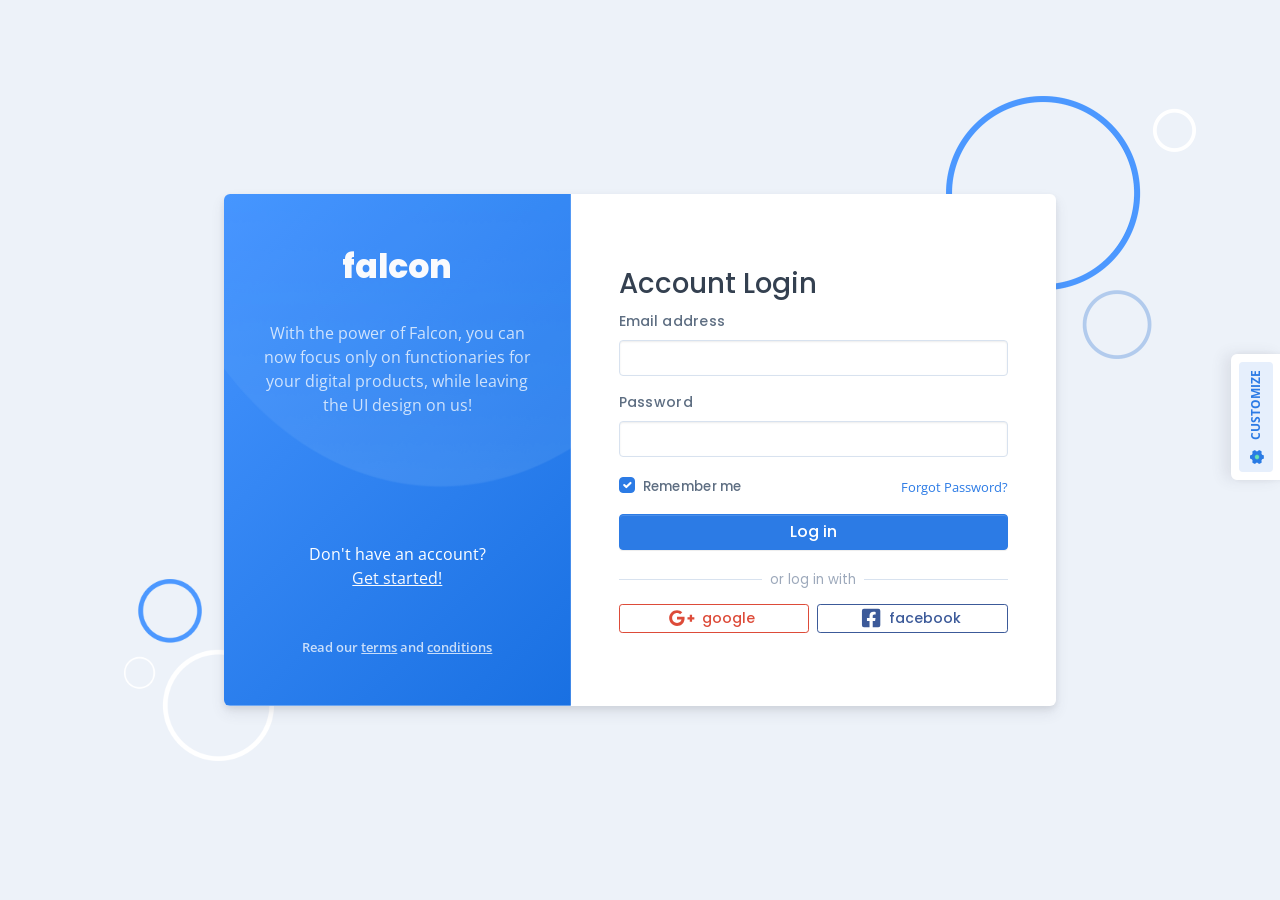
<file: login.html>
<!DOCTYPE html>
<html lang="en-US" dir="ltr">

  <head>
    <meta charset="utf-8">
    <meta http-equiv="X-UA-Compatible" content="IE=edge">
    <meta name="viewport" content="width=device-width, initial-scale=1">


    <!-- ===============================================-->
    <!--    Document Title-->
    <!-- ===============================================-->
    <title>Falcon | Dashboard &amp; Web App Template</title>


    <!-- ===============================================-->
    <!--    Favicons-->
    <!-- ===============================================-->
    <link rel="apple-touch-icon" sizes="180x180" href="../../../assets/img/favicons/apple-touch-icon.png">
    <link rel="icon" type="image/png" sizes="32x32" href="../../../assets/img/favicons/favicon-32x32.png">
    <link rel="icon" type="image/png" sizes="16x16" href="../../../assets/img/favicons/favicon-16x16.png">
    <link rel="shortcut icon" type="image/x-icon" href="../../../assets/img/favicons/favicon.ico">
    <link rel="manifest" href="../../../assets/img/favicons/manifest.json">
    <meta name="msapplication-TileImage" content="../../../assets/img/favicons/mstile-150x150.png">
    <meta name="theme-color" content="#ffffff">
    <script src="../../../assets/js/config.js"></script>
    <script src="../../../vendors/overlayscrollbars/OverlayScrollbars.min.js"></script>


    <!-- ===============================================-->
    <!--    Stylesheets-->
    <!-- ===============================================-->
    <link rel="preconnect" href="https://fonts.gstatic.com">
    <link href="https://fonts.googleapis.com/css?family=Open+Sans:300,400,500,600,700%7cPoppins:300,400,500,600,700,800,900&amp;display=swap" rel="stylesheet">
    <link href="../../../vendors/overlayscrollbars/OverlayScrollbars.min.css" rel="stylesheet">
    <link href="../../../assets/css/theme-rtl.min.css" rel="stylesheet" id="style-rtl">
    <link href="../../../assets/css/theme.min.css" rel="stylesheet" id="style-default">
    <link href="../../../assets/css/user-rtl.min.css" rel="stylesheet" id="user-style-rtl">
    <link href="../../../assets/css/user.min.css" rel="stylesheet" id="user-style-default">
    <script>
      var isRTL = JSON.parse(localStorage.getItem('isRTL'));
      if (isRTL) {
        var linkDefault = document.getElementById('style-default');
        var userLinkDefault = document.getElementById('user-style-default');
        linkDefault.setAttribute('disabled', true);
        userLinkDefault.setAttribute('disabled', true);
        document.querySelector('html').setAttribute('dir', 'rtl');
      } else {
        var linkRTL = document.getElementById('style-rtl');
        var userLinkRTL = document.getElementById('user-style-rtl');
        linkRTL.setAttribute('disabled', true);
        userLinkRTL.setAttribute('disabled', true);
      }
    </script>
  </head>


  <body>

    <!-- ===============================================-->
    <!--    Main Content-->
    <!-- ===============================================-->
    <main class="main" id="top">
      <div class="container-fluid">
        <div class="row min-vh-100 flex-center g-0">
          <div class="col-lg-8 col-xxl-5 py-3 position-relative"><img class="bg-auth-circle-shape" src="../../../assets/img/icons/spot-illustrations/bg-shape.png" alt="" width="250"><img class="bg-auth-circle-shape-2" src="../../../assets/img/icons/spot-illustrations/shape-1.png" alt="" width="150">
            <div class="card overflow-hidden z-index-1">
              <div class="card-body p-0">
                <div class="row g-0 h-100">
                  <div class="col-md-5 text-center bg-card-gradient">
                    <div class="position-relative p-4 pt-md-5 pb-md-7 light">
                      <div class="bg-holder bg-auth-card-shape" style="background-image:url(../../../assets/img/icons/spot-illustrations/half-circle.png);">
                      </div>
                      <!--/.bg-holder-->

                      <div class="z-index-1 position-relative"><a class="link-light mb-4 font-sans-serif fs-4 d-inline-block fw-bolder" href="../../../index.html">falcon</a>
                        <p class="opacity-75 text-white">With the power of Falcon, you can now focus only on functionaries for your digital products, while leaving the UI design on us!</p>
                      </div>
                    </div>
                    <div class="mt-3 mb-4 mt-md-4 mb-md-5 light">
                      <p class="text-white">Don't have an account?<br><a class="text-decoration-underline link-light" href="../../../pages/authentication/card/register.html">Get started!</a></p>
                      <p class="mb-0 mt-4 mt-md-5 fs--1 fw-semi-bold text-white opacity-75">Read our <a class="text-decoration-underline text-white" href="#!">terms</a> and <a class="text-decoration-underline text-white" href="#!">conditions </a></p>
                    </div>
                  </div>
                  <div class="col-md-7 d-flex flex-center">
                    <div class="p-4 p-md-5 flex-grow-1">
                      <div class="row flex-between-center">
                        <div class="col-auto">
                          <h3>Account Login</h3>
                        </div>
                      </div>
                      <form>
                        <div class="mb-3">
                          <label class="form-label" for="card-email">Email address</label>
                          <input class="form-control" id="card-email" type="email" />
                        </div>
                        <div class="mb-3">
                          <div class="d-flex justify-content-between">
                            <label class="form-label" for="card-password">Password</label>
                          </div>
                          <input class="form-control" id="card-password" type="password" />
                        </div>
                        <div class="row flex-between-center">
                          <div class="col-auto">
                            <div class="form-check mb-0">
                              <input class="form-check-input" type="checkbox" id="card-checkbox" checked="checked" />
                              <label class="form-check-label mb-0" for="card-checkbox">Remember me</label>
                            </div>
                          </div>
                          <div class="col-auto"><a class="fs--1" href="../../../pages/authentication/card/forgot-password.html">Forgot Password?</a></div>
                        </div>
                        <div class="mb-3">
                          <button class="btn btn-primary d-block w-100 mt-3" type="submit" name="submit">Log in</button>
                        </div>
                      </form>
                      <div class="position-relative mt-4">
                        <hr class="bg-300" />
                        <div class="divider-content-center">or log in with</div>
                      </div>
                      <div class="row g-2 mt-2">
                        <div class="col-sm-6"><a class="btn btn-outline-google-plus btn-sm d-block w-100" href="#"><span class="fab fa-google-plus-g me-2" data-fa-transform="grow-8"></span> google</a></div>
                        <div class="col-sm-6"><a class="btn btn-outline-facebook btn-sm d-block w-100" href="#"><span class="fab fa-facebook-square me-2" data-fa-transform="grow-8"></span> facebook</a></div>
                      </div>
                    </div>
                  </div>
                </div>
              </div>
            </div>
          </div>
        </div>
      </div>
    </main>
    <!-- ===============================================-->
    <!--    End of Main Content-->
    <!-- ===============================================-->


    <div class="offcanvas offcanvas-end settings-panel border-0" id="settings-offcanvas" tabindex="-1" aria-labelledby="settings-offcanvas">
      <div class="offcanvas-header settings-panel-header bg-shape">
        <div class="z-index-1 py-1 light">
          <h5 class="text-white"> <span class="fas fa-palette me-2 fs-0"></span>Settings</h5>
          <p class="mb-0 fs--1 text-white opacity-75"> Set your own customized style</p>
        </div>
        <button class="btn-close btn-close-white z-index-1 mt-0" type="button" data-bs-dismiss="offcanvas" aria-label="Close"></button>
      </div>
      <div class="offcanvas-body scrollbar-overlay px-card" id="themeController">
        <h5 class="fs-0">Color Scheme</h5>
        <p class="fs--1">Choose the perfect color mode for your app.</p>
        <div class="btn-group d-block w-100 btn-group-navbar-style">
          <div class="row gx-2">
            <div class="col-6">
              <input class="btn-check" id="themeSwitcherLight" name="theme-color" type="radio" value="light" data-theme-control="theme" />
              <label class="btn d-inline-block btn-navbar-style fs--1" for="themeSwitcherLight"> <span class="hover-overlay mb-2 rounded d-block"><img class="img-fluid img-prototype mb-0" src="../../../assets/img/generic/falcon-mode-default.jpg" alt=""/></span><span class="label-text">Light</span></label>
            </div>
            <div class="col-6">
              <input class="btn-check" id="themeSwitcherDark" name="theme-color" type="radio" value="dark" data-theme-control="theme" />
              <label class="btn d-inline-block btn-navbar-style fs--1" for="themeSwitcherDark"> <span class="hover-overlay mb-2 rounded d-block"><img class="img-fluid img-prototype mb-0" src="../../../assets/img/generic/falcon-mode-dark.jpg" alt=""/></span><span class="label-text"> Dark</span></label>
            </div>
          </div>
        </div>
        <hr />
        <div class="d-flex justify-content-between">
          <div class="d-flex align-items-start"><img class="me-2" src="../../../assets/img/icons/left-arrow-from-left.svg" width="20" alt="" />
            <div class="flex-1">
              <h5 class="fs-0">RTL Mode</h5>
              <p class="fs--1 mb-0">Switch your language direction </p><a class="fs--1" href="../../../documentation/customization/configuration.html">RTL Documentation</a>
            </div>
          </div>
          <div class="form-check form-switch">
            <input class="form-check-input ms-0" id="mode-rtl" type="checkbox" data-theme-control="isRTL" />
          </div>
        </div>
        <hr />
        <div class="d-flex justify-content-between">
          <div class="d-flex align-items-start"><img class="me-2" src="../../../assets/img/icons/arrows-h.svg" width="20" alt="" />
            <div class="flex-1">
              <h5 class="fs-0">Fluid Layout</h5>
              <p class="fs--1 mb-0">Toggle container layout system </p><a class="fs--1" href="../../../documentation/customization/configuration.html">Fluid Documentation</a>
            </div>
          </div>
          <div class="form-check form-switch">
            <input class="form-check-input ms-0" id="mode-fluid" type="checkbox" data-theme-control="isFluid" />
          </div>
        </div>
        <hr />
        <div class="d-flex align-items-start"><img class="me-2" src="../../../assets/img/icons/paragraph.svg" width="20" alt="" />
          <div class="flex-1">
            <h5 class="fs-0 d-flex align-items-center">Navigation Position </h5>
            <p class="fs--1 mb-2">Select a suitable navigation system for your web application </p>
            <div>
              <div class="form-check form-check-inline">
                <input class="form-check-input" id="option-navbar-vertical" type="radio" name="navbar" value="vertical" data-page-url="../../../modules/components/navs-and-tabs/vertical-navbar.html" data-theme-control="navbarPosition" />
                <label class="form-check-label" for="option-navbar-vertical">Vertical</label>
              </div>
              <div class="form-check form-check-inline">
                <input class="form-check-input" id="option-navbar-top" type="radio" name="navbar" value="top" data-page-url="../../../modules/components/navs-and-tabs/top-navbar.html" data-theme-control="navbarPosition" />
                <label class="form-check-label" for="option-navbar-top">Top</label>
              </div>
              <div class="form-check form-check-inline me-0">
                <input class="form-check-input" id="option-navbar-combo" type="radio" name="navbar" value="combo" data-page-url="../../../modules/components/navs-and-tabs/combo-navbar.html" data-theme-control="navbarPosition" />
                <label class="form-check-label" for="option-navbar-combo">Combo</label>
              </div>
            </div>
          </div>
        </div>
        <hr />
        <h5 class="fs-0 d-flex align-items-center">Vertical Navbar Style</h5>
        <p class="fs--1 mb-0">Switch between styles for your vertical navbar </p>
        <p> <a class="fs--1" href="../../../modules/components/navs-and-tabs/vertical-navbar.html#navbar-styles">See Documentation</a></p>
        <div class="btn-group d-block w-100 btn-group-navbar-style">
          <div class="row gx-2">
            <div class="col-6">
              <input class="btn-check" id="navbar-style-transparent" type="radio" name="navbarStyle" value="transparent" data-theme-control="navbarStyle" />
              <label class="btn d-block w-100 btn-navbar-style fs--1" for="navbar-style-transparent"> <img class="img-fluid img-prototype" src="../../../assets/img/generic/default.png" alt="" /><span class="label-text"> Transparent</span></label>
            </div>
            <div class="col-6">
              <input class="btn-check" id="navbar-style-inverted" type="radio" name="navbarStyle" value="inverted" data-theme-control="navbarStyle" />
              <label class="btn d-block w-100 btn-navbar-style fs--1" for="navbar-style-inverted"> <img class="img-fluid img-prototype" src="../../../assets/img/generic/inverted.png" alt="" /><span class="label-text"> Inverted</span></label>
            </div>
            <div class="col-6">
              <input class="btn-check" id="navbar-style-card" type="radio" name="navbarStyle" value="card" data-theme-control="navbarStyle" />
              <label class="btn d-block w-100 btn-navbar-style fs--1" for="navbar-style-card"> <img class="img-fluid img-prototype" src="../../../assets/img/generic/card.png" alt="" /><span class="label-text"> Card</span></label>
            </div>
            <div class="col-6">
              <input class="btn-check" id="navbar-style-vibrant" type="radio" name="navbarStyle" value="vibrant" data-theme-control="navbarStyle" />
              <label class="btn d-block w-100 btn-navbar-style fs--1" for="navbar-style-vibrant"> <img class="img-fluid img-prototype" src="../../../assets/img/generic/vibrant.png" alt="" /><span class="label-text"> Vibrant</span></label>
            </div>
          </div>
        </div>
        <div class="text-center mt-5"><img class="mb-4" src="../../../assets/img/icons/spot-illustrations/47.png" alt="" width="120" />
          <h5>Like What You See?</h5>
          <p class="fs--1">Get Falcon now and create beautiful dashboards with hundreds of widgets.</p><a class="mb-3 btn btn-primary" href="https://themes.getbootstrap.com/product/falcon-admin-dashboard-webapp-template/" target="_blank">Purchase</a>
        </div>
      </div>
    </div><a class="card setting-toggle" href="#settings-offcanvas" data-bs-toggle="offcanvas">
      <div class="card-body d-flex align-items-center py-md-2 px-2 py-1">
        <div class="bg-soft-primary position-relative rounded-start" style="height:34px;width:28px">
          <div class="settings-popover"><span class="ripple"><span class="fa-spin position-absolute all-0 d-flex flex-center"><span class="icon-spin position-absolute all-0 d-flex flex-center">
                  <svg width="20" height="20" viewBox="0 0 20 20" fill="none" xmlns="http://www.w3.org/2000/svg">
                    <path d="M19.7369 12.3941L19.1989 12.1065C18.4459 11.7041 18.0843 10.8487 18.0843 9.99495C18.0843 9.14118 18.4459 8.28582 19.1989 7.88336L19.7369 7.59581C19.9474 7.47484 20.0316 7.23291 19.9474 7.03131C19.4842 5.57973 18.6843 4.28943 17.6738 3.20075C17.5053 3.03946 17.2527 2.99914 17.0422 3.12011L16.393 3.46714C15.6883 3.84379 14.8377 3.74529 14.1476 3.3427C14.0988 3.31422 14.0496 3.28621 14.0002 3.25868C13.2568 2.84453 12.7055 2.10629 12.7055 1.25525V0.70081C12.7055 0.499202 12.5371 0.297594 12.2845 0.257272C10.7266 -0.105622 9.16879 -0.0653007 7.69516 0.257272C7.44254 0.297594 7.31623 0.499202 7.31623 0.70081V1.23474C7.31623 2.09575 6.74999 2.8362 5.99824 3.25599C5.95774 3.27861 5.91747 3.30159 5.87744 3.32493C5.15643 3.74527 4.26453 3.85902 3.53534 3.45302L2.93743 3.12011C2.72691 2.99914 2.47429 3.03946 2.30587 3.20075C1.29538 4.28943 0.495411 5.57973 0.0322686 7.03131C-0.051939 7.23291 0.0322686 7.47484 0.242788 7.59581L0.784376 7.8853C1.54166 8.29007 1.92694 9.13627 1.92694 9.99495C1.92694 10.8536 1.54166 11.6998 0.784375 12.1046L0.242788 12.3941C0.0322686 12.515 -0.051939 12.757 0.0322686 12.9586C0.495411 14.4102 1.29538 15.7005 2.30587 16.7891C2.47429 16.9504 2.72691 16.9907 2.93743 16.8698L3.58669 16.5227C4.29133 16.1461 5.14131 16.2457 5.8331 16.6455C5.88713 16.6767 5.94159 16.7074 5.99648 16.7375C6.75162 17.1511 7.31623 17.8941 7.31623 18.7552V19.2891C7.31623 19.4425 7.41373 19.5959 7.55309 19.696C7.64066 19.7589 7.74815 19.7843 7.85406 19.8046C9.35884 20.0925 10.8609 20.0456 12.2845 19.7729C12.5371 19.6923 12.7055 19.4907 12.7055 19.2891V18.7346C12.7055 17.8836 13.2568 17.1454 14.0002 16.7312C14.0496 16.7037 14.0988 16.6757 14.1476 16.6472C14.8377 16.2446 15.6883 16.1461 16.393 16.5227L17.0422 16.8698C17.2527 16.9907 17.5053 16.9504 17.6738 16.7891C18.7264 15.7005 19.4842 14.4102 19.9895 12.9586C20.0316 12.757 19.9474 12.515 19.7369 12.3941ZM10.0109 13.2005C8.1162 13.2005 6.64257 11.7893 6.64257 9.97478C6.64257 8.20063 8.1162 6.74905 10.0109 6.74905C11.8634 6.74905 13.3792 8.20063 13.3792 9.97478C13.3792 11.7893 11.8634 13.2005 10.0109 13.2005Z" fill="#2A7BE4"></path>
                  </svg></span></span></span></div>
        </div><small class="text-uppercase text-primary fw-bold bg-soft-primary py-2 pe-2 ps-1 rounded-end">customize</small>
      </div>
    </a>


    <!-- ===============================================-->
    <!--    JavaScripts-->
    <!-- ===============================================-->
    <script src="../../../vendors/popper/popper.min.js"></script>
    <script src="../../../vendors/bootstrap/bootstrap.min.js"></script>
    <script src="../../../vendors/anchorjs/anchor.min.js"></script>
    <script src="../../../vendors/is/is.min.js"></script>
    <script src="../../../vendors/fontawesome/all.min.js"></script>
    <script src="../../../vendors/lodash/lodash.min.js"></script>
    <script src="https://polyfill.io/v3/polyfill.min.js?features=window.scroll"></script>
    <script src="../../../vendors/list.js/list.min.js"></script>
    <script src="../../../assets/js/theme.js"></script>

  </body>

</html>
</file>
<file: mobile/src/css/style.css>
/* ----- Layout ----- */
body {
  font-family: 'Segoe UI', sans-serif;
  background: #0a1628;
  color: #fff;
  min-height: 100vh;
  margin: 0;
}
#app {
  max-width: 420px;
  margin: 0 auto;
  min-height: 100vh;
  background: #0d1f3c;
  position: relative;
  overflow: hidden;
  box-shadow: 0 2px 24px #07204944;
}
.page-center {
  display: flex;
  align-items: center;
  justify-content: center;
  height: 80vh;
  font-size: 1.2rem;
  color: #90caf9;
}

/* ----- Splashscreen ----- */
.splash {
  position: fixed;
  inset: 0;
  background: #0d1f3c;
  display: flex;
  align-items: center;
  justify-content: center;
  z-index: 9999;
  transition: opacity 0.8s;
}
.splash.hide {
  opacity: 0;
  pointer-events: none;
}
.splash-logo {
  width: 120px;
  height: 120px;
  border-radius: 24px;
  background: linear-gradient(135deg, #1e88e5,#1565c0);
  display: flex;
  align-items: center;
  justify-content: center;
  font-size: 3.5rem;
  box-shadow: 0 4px 24px rgba(18,98,181,0.18);
  animation: pulse 1s infinite alternate;
}
@keyframes pulse { to { box-shadow: 0 0 44px 12px #1e88e555; } }

/* Login Card Wrap */
.login-page {
  min-height: 100vh;
  padding: 0;
  display: flex;
  flex-direction: column;
  justify-content: center;
  align-items: center;
  background: #0d1f3c;
}

.login-card {
  background: rgba(255,255,255,0.02);
  box-shadow: 0 6px 36px 0 rgba(30,136,229,0.13);
  border-radius: 20px;
  padding: 2.2rem 1.4rem 2rem 1.4rem;
  max-width: 350px;
  width: 90vw;
  display: flex;
  flex-direction: column;
  align-items: center;
}

.login-logo {
  margin-bottom: 1.2rem;
  border-radius: 20px;
  background: linear-gradient(135deg, #1e88e5 50%, #3066b1 100%);
  box-shadow: 0 8px 49px -8px #1e88e5cc;
  padding: 20px;
  display: flex;
  justify-content: center;
  align-items: center;
}
.login-logo img {
  width: 90px;
  filter: drop-shadow(0 0 10px #1e88e544);
}

/* Login Title */
.login-title {
  font-weight: 600;
  font-size: 1.20rem;
  margin-bottom: 1.2rem;
  color: #fff;
  text-align: center;
  letter-spacing: 0.5px;
}

/* Inputs */
.login-form {
  width: 100%;
  display: flex;
  flex-direction: column;
  gap: 0.85rem;
}

.login-form input {
  padding: 0.93rem 1rem;
  border-radius: 10px;
  border: none;
  background: #e3eeff;
  color: #0d1f3c;
  font-size: 1rem;
  font-family: inherit;
  outline: none;
  transition: box-shadow 0.2s;
  box-shadow: 0 1px 4px rgba(30,136,229,0.03);
}
.login-form input:focus {
  box-shadow: 0 0 0 2px #1e88e5bb;
}

/* Button */
.login-form button {
  width: 100%;
  background: linear-gradient(135deg, #1e88e5, #2196f3);
  color: #fff;
  padding: 0.92rem 0;
  font-weight: 700;
  border: none;
  border-radius: 10px;
  box-shadow: 0 4px 14px -4px #2196f355;
  font-size: 1.03rem;
  cursor: pointer;
  margin-top: 0.2rem;
  margin-bottom: 0.3rem;
  transition: background 0.22s, transform 0.14s;
}
.login-form button:hover, .login-form button:active {
  background: linear-gradient(135deg, #1976d2, #0098ee);
  transform: translateY(-1px) scale(1.01);
}
.login-icon{max-width: 100px;}

/* Responsive */
@media (max-width: 420px) {
  .login-card { padding: 1.8rem 0.5rem 1.5rem 0.5rem; }
  .login-logo img { width: 72px; }
}
.icon-svg {
  width: 26px;
  height: 26px;
  display: block;
  margin-bottom: 0px;
}
</file>
<file: mobile/src/css/home.css>
.home-page {
  display: flex;
  flex-direction: column;
  align-items: center;
  justify-content: center;
  min-height: 80vh;
}
.home-page h1 {
  font-size: 2rem;
  font-weight: 700;
  color: #fff;
  margin-bottom: 1.5rem;
  text-align: center;
}
.home-page > div {
  font-size: 1.3rem;
  color: #fff;
  text-align: center;
}
.home-page button {
  margin-top: 2rem;
  background: #1e88e5;
  color: #fff;
  border: none;
  border-radius: 10px;
  padding: 0.9rem 2.5rem;
  font-size: 1rem;
  font-weight: 600;
  cursor: pointer;
  transition: background 0.2s;
  box-shadow: 0 2px 14px #1e88e555;
}
.home-page button:hover {
  background: #1976d2;
}
.home-page .user-info {
  font-size: 1rem;
  color: #e3f2fd;
  background: rgba(255,255,255,0.045);
  border-radius: 12px;
  padding: 15px 18px 12px 18px;
  margin-bottom: 1.3rem;
  box-shadow: 0 2px 8px #1e88e522;
  text-align: left;
  max-width: 320px;
  width: 100%;
}
.home-page .user-info div {
  margin-bottom: 4px;
}
.home-page .user-info b {
  color: #64b5f6;
}
.home-page .user-photo img {
  width: 60px;
  height: 60px;
  border-radius: 50%;
  object-fit: cover;
  margin-right: 12px;
  border: 2px solid #64b5f6;
}
/* Halaman Home - Mobile Modern App Style */
.home-page-mobile {
  min-height: 100vh;
  background: #0d1f3c;
  display: flex;
  flex-direction: column;
  align-items: center;
  padding-bottom: 80px;
}
.home-header {
  display: flex;
  flex-direction: row;
  align-items: center;
  margin-top: 32px;
  margin-bottom: 18px;
}
.home-header .user-photo img {
  width: 68px;
  height: 68px;
  border-radius: 50%;
  object-fit: cover;
  border: 3px solid #64b5f6;
  box-shadow: 0 3px 14px #2196f377;
  background: #254067;
}
.user-greet {
  margin-left: 18px;
  display: flex;
  flex-direction: column;
  align-items: flex-start;
}
.greet-title {
  color: #90caf9;
  font-size: 1rem;
  font-weight: 500;
  margin-bottom: 4px;
}
.user-nama {
  color: #fff;
  font-size: 1.24rem;
  font-weight: 700;
}

.user-info-card {
  width: 94vw;
  max-width: 390px;
  margin: 0 auto 22px;
  background: rgba(255,255,255,0.05);
  border-radius: 18px;
  box-shadow: 0 2px 12px #1e88e522;
  padding: 22px 22px 14px 22px;
  font-size: 1.06rem;
  color: #e3f2fd;
}
.user-info-card div {
  margin-bottom: 9px;
  display: flex;
  gap: 12px;
}
.user-info-card b { color: #64b5f6; min-width: 84px; }

/* Tombol Logout */
.btn-logout {
  margin: 18px 0 24px 0;
  background: linear-gradient(100deg,#1976d2,#29b6f6);
  color: #fff;
  border: none;
  border-radius: 12px;
  padding: 0.92rem 3rem;
  box-shadow: 0 2px 16px #1e88e555;
  font-size: 1.08rem;
  font-weight: 600;
  cursor: pointer;
  transition: background 0.19s,box-shadow 0.19s;
}
.btn-logout:hover { background: #0d47a1; box-shadow: 0 4px 24px #29b6f644; }

/* Bottom Navigation */
.bottom-nav {
  position: fixed;
  z-index: 99;
  left: 0; right: 0;
  bottom: 0;
  width: 100vw;
  max-width: 480px;
  margin: auto;
  height: 64px;
  background: #172b49e6;
  box-shadow: 0 -2px 11px #11204099;
  display: flex;
  justify-content: space-around;
  align-items: center;
  border-radius: 20px 20px 0 0;
  border-top: 1.6px solid #22345e33;
}
.nav-item {
  flex: 1 1 0;
  display: flex;
  flex-direction: column;
  align-items: center;
  justify-content: center;
  color: #adccea;
  text-decoration: none;
  font-size: 0.93rem;
  font-weight: 500;
  letter-spacing: 0.04em;
  padding: 3px 2px 0px 2px;
  transition: color 0.16s;
  cursor: pointer;
}
.nav-item .material-icons {
  font-size: 1.8rem;
  margin-bottom: 0px;
  display: block;
}
.nav-item.active, .nav-item:active, .nav-item:focus {
  color: #29b6f6;
}
@media (max-width: 540px) {
  .bottom-nav { max-width: 100vw; border-radius: 16px 16px 0 0;}
  .user-info-card { width: 99vw; }
}
.home-topbar {
  width: 100%;
  max-width: 480px;
  padding: 14px 18px 0 18px;
  display: flex;
  flex-direction: row;
  align-items: flex-start;
  justify-content: space-between;
  margin-bottom: 16px;
}

.topbar-left {
  display: flex;
  flex-direction: row;
  align-items: center;
}

.user-photo-mini img {
  width: 38px;
  height: 38px;
  border-radius: 50%;
  object-fit: cover;
  border: 2px solid #64b5f6;
  background: #465d8c;
  box-shadow: 0 1px 6px #1e88e533;
}
.topbar-greet {
  display: flex;
  flex-direction: column;
  margin-left: 9px;
}
.greet-title {
  color: #90caf9;
  font-size: 0.98rem;
  font-weight: 500;
  letter-spacing: 0.025em;
  margin-bottom: 2px;
}
.user-nama {
  color: #fff;
  font-size: 1.12rem;
  font-weight: bold;
  line-height: 1.11;
}

.topbar-right {
  display: flex;
  align-items: center;
  margin-top: 2px;
  margin-right: 10px;
}

.notif-btn {
  background: none;
  border: none;
  color: #fff;
  padding: 2px 3px;
  cursor: pointer;
  border-radius: 50%;
  transition: background 0.13s;
  outline: none;
}
.notif-btn:hover, .notif-btn:focus {
  background: #1e88e522;
}

.material-icons {
  font-size: 2.02rem;
}

/* Responsive */
@media (max-width: 540px) {
  .home-topbar {
    padding-left: 8vw;
    padding-right: 4vw;
    max-width: 100vw;
  }
}
.home-card-row {
  display: flex;
  flex-direction: row;
  gap: 12px;
  justify-content: center;
  margin: 28px 0 22px 0;
}
.home-card {
  background: linear-gradient(135deg, #203a68 81%, #1565c01a 100%);
  border-radius: 16px;
  box-shadow: 0 1px 11px #1976d222;
  padding: 16px 14px;
  min-width: 86px;
  display: flex;
  flex-direction: column;
  align-items: center;
  flex: 1 1 0;
  max-width: 120px;
}
.home-card .card-title {
  color: #adccea;
  font-size: 0.96rem;
  margin-bottom: 8px;
  font-weight: 500;
  letter-spacing: 0.01em;
}
.home-card .card-value {
  color: #29b6f6;
  font-size: 1.55rem;
  font-weight: 700;
  letter-spacing: 0.02em;
}
.stat-perencanaan { background: linear-gradient(135deg, #3056a4 75%, #29b6f614 100%);}
.stat-patroli { background: linear-gradient(135deg, #0663ac 75%, #49e1cb22 100%);}
.stat-riwayat { background: linear-gradient(135deg, #152d46 75%, #ffc94730 100%);}
@media (max-width: 540px) {
  .home-card-row { gap: 8px; }
  .home-card { min-width: 76px; font-size:0.9rem; padding: 13px 7px;}
}
.home-riwayat-card {
  width: 90%;
  max-width: 430px;
  margin: 0 auto 24px;
  background: rgba(255,255,255,0.071);
  border-radius: 16px;
  box-shadow: 0 2px 10px #1e88e511;
  padding: 17px 13px 3px 13px;
}
.riwayat-title {
  color: #29b6f6;
  font-size: 1.1rem;
  font-weight: 600;
  margin-bottom: 12px;
  letter-spacing: 0.01em;
}
.riwayat-list {
  list-style: none;
  margin: 0; padding: 0;
}
.riwayat-list li {
  padding: 9px 3px 10px 3px;
  border-bottom: 1px solid #23375a33;
  margin-bottom: 2px;
}
.riwayat-list li:last-child { border-bottom: none; }
.riwayat-kegiatan {
  color: #fff;
  font-size: 1.05rem;
  font-weight: 500;
  margin-bottom: 1px;
}
.riwayat-info {
  font-size: 0.97rem;
  color: #71c8f7;
  display: flex;
  gap: 14px;
  align-items: center;
  margin-bottom: 2px;
}
.riwayat-lokasi,
.riwayat-petugas {
  display: inline-flex;
  align-items: center;
  gap: 3px;
}
.riwayat-waktu {
  font-size: 0.89rem;
  color: #b0bec5;
  margin-top: 1px;
}
@media (max-width: 540px) {
  .home-riwayat-card { width: 90%; padding:12px 7px 3px 7px}
}
/* ... sisipkan CSS lain sesuai home-page dan bottom nav sebelumnya ... */
</file>
<file: mobile/src/css/profil.css>
.profile-page {
  min-height: 100vh;
  background: #0d1f3c;
  display: flex;
  flex-direction: column;
  align-items: center;
  padding-bottom: 80px;
}

.profile-photo-box {
  display: flex;
  justify-content: center;
  align-items: center;
  margin-top: 38px;
  margin-bottom: 19px;
}
.profile-photo-box img {
  width: 78px;
  height: 78px;
  border-radius: 50%;
  border: 3px solid #29b6f6;
  background: #415377;
  object-fit: cover;
  box-shadow: 0 3px 16px #1877f355;
}

.profile-info-card {
  width: 94vw;
  max-width: 350px;
  margin: 0 auto 24px;
  background: rgba(255,255,255,0.07);
  border-radius: 18px;
  box-shadow: 0 2px 12px #1e88e522;
  padding: 24px 22px 14px 22px;
  font-size: 1.09rem;
  color: #e3f2fd;
  text-align: left;
}
.profile-info-card div {
  margin-bottom: 10px;
  display: flex;
  gap: 14px;
}
.profile-info-card b { color: #29b6f6; min-width: 84px; }

.btn-logout {
  margin: 20px 0 32px 0;
  background: linear-gradient(100deg,#1976d2,#29b6f6);
  color: #fff;
  border: none;
  border-radius: 12px;
  padding: 0.92rem 3rem;
  box-shadow: 0 2px 16px #1e88e555;
  font-size: 1.07rem;
  font-weight: 600;
  cursor: pointer;
  transition: background 0.19s,box-shadow 0.19s;
}
.btn-logout:hover { background: #1976d2; }

@media (max-width: 540px) {
  .profile-photo-box img { width: 66px; height: 66px;}
  .profile-info-card { width: 99vw;}
}
</file>
<file: vendors/overlayscrollbars/OverlayScrollbars.min.css>
/*!
 * OverlayScrollbars
 * https://github.com/KingSora/OverlayScrollbars
 *
 * Version: 1.13.0
 *
 * Copyright KingSora | Rene Haas.
 * https://github.com/KingSora
 *
 * Released under the MIT license.
 * Date: 02.08.2020
 */
html.os-html,html.os-html>.os-host{display:block;overflow:hidden;box-sizing:border-box;height:100%!important;width:100%!important;min-width:100%!important;min-height:100%!important;margin:0!important;position:absolute!important}html.os-html>.os-host>.os-padding{position:absolute}body.os-dragging,body.os-dragging *{cursor:default}.os-host,.os-host-textarea{position:relative;overflow:visible!important;-webkit-box-orient:vertical;-webkit-box-direction:normal;-ms-flex-direction:column;flex-direction:column;-ms-flex-wrap:nowrap;flex-wrap:nowrap;-webkit-box-pack:start;-ms-flex-pack:start;justify-content:flex-start;-ms-flex-line-pack:start;align-content:flex-start;-webkit-box-align:start;-ms-flex-align:start;-ms-grid-row-align:flex-start;align-items:flex-start}.os-host-flexbox{overflow:hidden!important;display:-webkit-box;display:-ms-flexbox;display:flex}.os-host-flexbox>.os-size-auto-observer{height:inherit!important}.os-host-flexbox>.os-content-glue{-webkit-box-flex:1;-ms-flex-positive:1;flex-grow:1;-ms-flex-negative:0;flex-shrink:0}.os-host-flexbox>.os-size-auto-observer,.os-host-flexbox>.os-content-glue{min-height:0;min-width:0;-webkit-box-flex:0;-ms-flex-positive:0;flex-grow:0;-ms-flex-negative:1;flex-shrink:1;-ms-flex-preferred-size:auto;flex-basis:auto}#os-dummy-scrollbar-size{position:fixed;opacity:0;-ms-filter:'progid:DXImageTransform.Microsoft.Alpha(Opacity=0)';visibility:hidden;overflow:scroll;height:500px;width:500px}#os-dummy-scrollbar-size>div{width:200%;height:200%;margin:10px 0}#os-dummy-scrollbar-size:before,#os-dummy-scrollbar-size:after,.os-content:before,.os-content:after{content:'';display:table;width:.01px;height:.01px;line-height:0;font-size:0;flex-grow:0;flex-shrink:0;visibility:hidden}#os-dummy-scrollbar-size,.os-viewport{-ms-overflow-style:scrollbar!important}.os-viewport-native-scrollbars-invisible#os-dummy-scrollbar-size,.os-viewport-native-scrollbars-invisible.os-viewport{scrollbar-width:none!important}.os-viewport-native-scrollbars-invisible#os-dummy-scrollbar-size::-webkit-scrollbar,.os-viewport-native-scrollbars-invisible.os-viewport::-webkit-scrollbar,.os-viewport-native-scrollbars-invisible#os-dummy-scrollbar-size::-webkit-scrollbar-corner,.os-viewport-native-scrollbars-invisible.os-viewport::-webkit-scrollbar-corner{display:none!important;width:0!important;height:0!important;visibility:hidden!important;background:0 0!important}.os-content-glue{box-sizing:inherit;max-height:100%;max-width:100%;width:100%;pointer-events:none}.os-padding{box-sizing:inherit;direction:inherit;position:absolute;overflow:visible;padding:0;margin:0;left:0;top:0;bottom:0;right:0;width:auto!important;height:auto!important;z-index:0}.os-host-overflow>.os-padding{overflow:hidden}.os-viewport{direction:inherit!important;box-sizing:inherit!important;resize:none!important;outline:0!important;position:absolute;overflow:hidden;top:0;left:0;bottom:0;right:0;padding:0;margin:0;-webkit-overflow-scrolling:touch}.os-content-arrange{position:absolute;z-index:-1;min-height:1px;min-width:1px;pointer-events:none}.os-content{direction:inherit;box-sizing:border-box!important;position:relative;display:block;height:100%;width:100%;height:100%;width:100%;visibility:visible}.os-content>.os-textarea{box-sizing:border-box!important;direction:inherit!important;background:0 0!important;outline:0 transparent!important;overflow:hidden!important;position:absolute!important;display:block!important;top:0!important;left:0!important;margin:0!important;border-radius:0!important;float:none!important;-webkit-filter:none!important;filter:none!important;border:0!important;resize:none!important;-webkit-transform:none!important;transform:none!important;max-width:none!important;max-height:none!important;box-shadow:none!important;-webkit-perspective:none!important;perspective:none!important;opacity:1!important;z-index:1!important;clip:auto!important;vertical-align:baseline!important;padding:0}.os-host-rtl>.os-padding>.os-viewport>.os-content>.os-textarea{right:0!important}.os-content>.os-textarea-cover{z-index:-1;pointer-events:none}.os-content>.os-textarea[wrap=off]{white-space:pre!important;margin:0!important}.os-text-inherit{font-family:inherit;font-size:inherit;font-weight:inherit;font-style:inherit;font-variant:inherit;text-transform:inherit;text-decoration:inherit;text-indent:inherit;text-align:inherit;text-shadow:inherit;text-overflow:inherit;letter-spacing:inherit;word-spacing:inherit;line-height:inherit;unicode-bidi:inherit;direction:inherit;color:inherit;cursor:text}.os-resize-observer,.os-resize-observer-host{box-sizing:inherit;display:block;visibility:hidden;position:absolute;top:0;left:0;height:100%;width:100%;overflow:hidden;pointer-events:none;z-index:-1}.os-resize-observer-host{padding:inherit;border:inherit;border-color:transparent;border-style:solid;box-sizing:border-box}.os-resize-observer-host.observed{display:flex;flex-direction:column;justify-content:flex-start;align-items:flex-start}.os-resize-observer-host>.os-resize-observer,.os-resize-observer-host.observed>.os-resize-observer{height:200%;width:200%;padding:inherit;border:inherit;margin:0;display:block;box-sizing:content-box}.os-resize-observer-host.observed>.os-resize-observer,.os-resize-observer-host.observed>.os-resize-observer:before{display:flex;position:relative;flex-grow:1;flex-shrink:0;flex-basis:auto;box-sizing:border-box}.os-resize-observer-host.observed>.os-resize-observer:before{content:'';box-sizing:content-box;padding:inherit;border:inherit;margin:0}.os-size-auto-observer{box-sizing:inherit!important;height:100%;width:inherit;max-width:1px;position:relative;float:left;max-height:1px;overflow:hidden;z-index:-1;padding:0;margin:0;pointer-events:none;-webkit-box-flex:inherit;-ms-flex-positive:inherit;flex-grow:inherit;-ms-flex-negative:0;flex-shrink:0;-ms-flex-preferred-size:0;flex-basis:0}.os-size-auto-observer>.os-resize-observer{width:1000%;height:1000%;min-height:1px;min-width:1px}.os-resize-observer-item{position:absolute;top:0;right:0;bottom:0;left:0;overflow:hidden;z-index:-1;opacity:0;direction:ltr!important;-webkit-box-flex:0!important;-ms-flex:none!important;flex:none!important}.os-resize-observer-item-final{position:absolute;left:0;top:0;-webkit-transition:none!important;transition:none!important;-webkit-box-flex:0!important;-ms-flex:none!important;flex:none!important}.os-resize-observer{-webkit-animation-duration:.001s;animation-duration:.001s;-webkit-animation-name:os-resize-observer-dummy-animation;animation-name:os-resize-observer-dummy-animation}object.os-resize-observer{box-sizing:border-box!important}@-webkit-keyframes os-resize-observer-dummy-animation{0%{z-index:0}to{z-index:-1}}@keyframes os-resize-observer-dummy-animation{0%{z-index:0}to{z-index:-1}}.os-host-transition>.os-scrollbar,.os-host-transition>.os-scrollbar-corner{-webkit-transition:opacity .3s,visibility .3s,top .3s,right .3s,bottom .3s,left .3s;transition:opacity .3s,visibility .3s,top .3s,right .3s,bottom .3s,left .3s}html.os-html>.os-host>.os-scrollbar{position:absolute;z-index:999999}.os-scrollbar,.os-scrollbar-corner{position:absolute;opacity:1;-ms-filter:'progid:DXImageTransform.Microsoft.Alpha(Opacity=100)';z-index:1}.os-scrollbar-corner{bottom:0;right:0}.os-scrollbar{pointer-events:none}.os-scrollbar-track{pointer-events:auto;position:relative;height:100%;width:100%;padding:0!important;border:0!important}.os-scrollbar-handle{pointer-events:auto;position:absolute;width:100%;height:100%}.os-scrollbar-handle-off,.os-scrollbar-track-off{pointer-events:none}.os-scrollbar.os-scrollbar-unusable,.os-scrollbar.os-scrollbar-unusable *{pointer-events:none!important}.os-scrollbar.os-scrollbar-unusable .os-scrollbar-handle{opacity:0!important}.os-scrollbar-horizontal{bottom:0;left:0}.os-scrollbar-vertical{top:0;right:0}.os-host-rtl>.os-scrollbar-horizontal{right:0}.os-host-rtl>.os-scrollbar-vertical{right:auto;left:0}.os-host-rtl>.os-scrollbar-corner{right:auto;left:0}.os-scrollbar-auto-hidden,.os-padding+.os-scrollbar-corner,.os-host-resize-disabled.os-host-scrollbar-horizontal-hidden>.os-scrollbar-corner,.os-host-scrollbar-horizontal-hidden>.os-scrollbar-horizontal,.os-host-resize-disabled.os-host-scrollbar-vertical-hidden>.os-scrollbar-corner,.os-host-scrollbar-vertical-hidden>.os-scrollbar-vertical,.os-scrollbar-horizontal.os-scrollbar-auto-hidden+.os-scrollbar-vertical+.os-scrollbar-corner,.os-scrollbar-horizontal+.os-scrollbar-vertical.os-scrollbar-auto-hidden+.os-scrollbar-corner,.os-scrollbar-horizontal.os-scrollbar-auto-hidden+.os-scrollbar-vertical.os-scrollbar-auto-hidden+.os-scrollbar-corner{opacity:0;visibility:hidden;pointer-events:none}.os-scrollbar-corner-resize-both{cursor:nwse-resize}.os-host-rtl>.os-scrollbar-corner-resize-both{cursor:nesw-resize}.os-scrollbar-corner-resize-horizontal{cursor:ew-resize}.os-scrollbar-corner-resize-vertical{cursor:ns-resize}.os-dragging .os-scrollbar-corner.os-scrollbar-corner-resize{cursor:default}.os-host-resize-disabled.os-host-scrollbar-horizontal-hidden>.os-scrollbar-vertical{top:0;bottom:0}.os-host-resize-disabled.os-host-scrollbar-vertical-hidden>.os-scrollbar-horizontal,.os-host-rtl.os-host-resize-disabled.os-host-scrollbar-vertical-hidden>.os-scrollbar-horizontal{right:0;left:0}.os-scrollbar:hover,.os-scrollbar-corner.os-scrollbar-corner-resize{opacity:1!important;visibility:visible!important}.os-scrollbar-corner.os-scrollbar-corner-resize{background-image:url([data-uri]);background-repeat:no-repeat;background-position:100% 100%;pointer-events:auto!important}.os-host-rtl>.os-scrollbar-corner.os-scrollbar-corner-resize{-webkit-transform:scale(-1,1);transform:scale(-1,1)}.os-host-overflow{overflow:hidden!important}.os-theme-none>.os-scrollbar-horizontal,.os-theme-none>.os-scrollbar-vertical,.os-theme-none>.os-scrollbar-corner{display:none!important}.os-theme-none>.os-scrollbar-corner-resize{display:block!important;min-width:10px;min-height:10px}.os-theme-dark>.os-scrollbar-horizontal,.os-theme-light>.os-scrollbar-horizontal{right:10px;height:10px}.os-theme-dark>.os-scrollbar-vertical,.os-theme-light>.os-scrollbar-vertical{bottom:10px;width:10px}.os-theme-dark.os-host-rtl>.os-scrollbar-horizontal,.os-theme-light.os-host-rtl>.os-scrollbar-horizontal{left:10px;right:0}.os-theme-dark>.os-scrollbar-corner,.os-theme-light>.os-scrollbar-corner{height:10px;width:10px}.os-theme-dark>.os-scrollbar-corner,.os-theme-light>.os-scrollbar-corner{background-color:transparent}.os-theme-dark>.os-scrollbar,.os-theme-light>.os-scrollbar{padding:2px;box-sizing:border-box;background:0 0}.os-theme-dark>.os-scrollbar.os-scrollbar-unusable,.os-theme-light>.os-scrollbar.os-scrollbar-unusable{background:0 0}.os-theme-dark>.os-scrollbar>.os-scrollbar-track,.os-theme-light>.os-scrollbar>.os-scrollbar-track{background:0 0}.os-theme-dark>.os-scrollbar-horizontal>.os-scrollbar-track>.os-scrollbar-handle,.os-theme-light>.os-scrollbar-horizontal>.os-scrollbar-track>.os-scrollbar-handle{min-width:30px}.os-theme-dark>.os-scrollbar-vertical>.os-scrollbar-track>.os-scrollbar-handle,.os-theme-light>.os-scrollbar-vertical>.os-scrollbar-track>.os-scrollbar-handle{min-height:30px}.os-theme-dark.os-host-transition>.os-scrollbar>.os-scrollbar-track>.os-scrollbar-handle,.os-theme-light.os-host-transition>.os-scrollbar>.os-scrollbar-track>.os-scrollbar-handle{-webkit-transition:background-color .3s;transition:background-color .3s}.os-theme-dark>.os-scrollbar>.os-scrollbar-track>.os-scrollbar-handle,.os-theme-light>.os-scrollbar>.os-scrollbar-track>.os-scrollbar-handle,.os-theme-dark>.os-scrollbar>.os-scrollbar-track,.os-theme-light>.os-scrollbar>.os-scrollbar-track{border-radius:10px}.os-theme-dark>.os-scrollbar>.os-scrollbar-track>.os-scrollbar-handle{background:rgba(0,0,0,.4)}.os-theme-light>.os-scrollbar>.os-scrollbar-track>.os-scrollbar-handle{background:rgba(255,255,255,.4)}.os-theme-dark>.os-scrollbar:hover>.os-scrollbar-track>.os-scrollbar-handle{background:rgba(0,0,0,.55)}.os-theme-light>.os-scrollbar:hover>.os-scrollbar-track>.os-scrollbar-handle{background:rgba(255,255,255,.55)}.os-theme-dark>.os-scrollbar>.os-scrollbar-track>.os-scrollbar-handle.active{background:rgba(0,0,0,.7)}.os-theme-light>.os-scrollbar>.os-scrollbar-track>.os-scrollbar-handle.active{background:rgba(255,255,255,.7)}.os-theme-dark>.os-scrollbar-horizontal .os-scrollbar-handle:before,.os-theme-dark>.os-scrollbar-vertical .os-scrollbar-handle:before,.os-theme-light>.os-scrollbar-horizontal .os-scrollbar-handle:before,.os-theme-light>.os-scrollbar-vertical .os-scrollbar-handle:before{content:'';position:absolute;left:0;right:0;top:0;bottom:0;display:block}.os-theme-dark.os-host-scrollbar-horizontal-hidden>.os-scrollbar-horizontal .os-scrollbar-handle:before,.os-theme-dark.os-host-scrollbar-vertical-hidden>.os-scrollbar-vertical .os-scrollbar-handle:before,.os-theme-light.os-host-scrollbar-horizontal-hidden>.os-scrollbar-horizontal .os-scrollbar-handle:before,.os-theme-light.os-host-scrollbar-vertical-hidden>.os-scrollbar-vertical .os-scrollbar-handle:before{display:none}.os-theme-dark>.os-scrollbar-horizontal .os-scrollbar-handle:before,.os-theme-light>.os-scrollbar-horizontal .os-scrollbar-handle:before{top:-6px;bottom:-2px}.os-theme-dark>.os-scrollbar-vertical .os-scrollbar-handle:before,.os-theme-light>.os-scrollbar-vertical .os-scrollbar-handle:before{left:-6px;right:-2px}.os-host-rtl.os-theme-dark>.os-scrollbar-vertical .os-scrollbar-handle:before,.os-host-rtl.os-theme-light>.os-scrollbar-vertical .os-scrollbar-handle:before{right:-6px;left:-2px}
</file>
